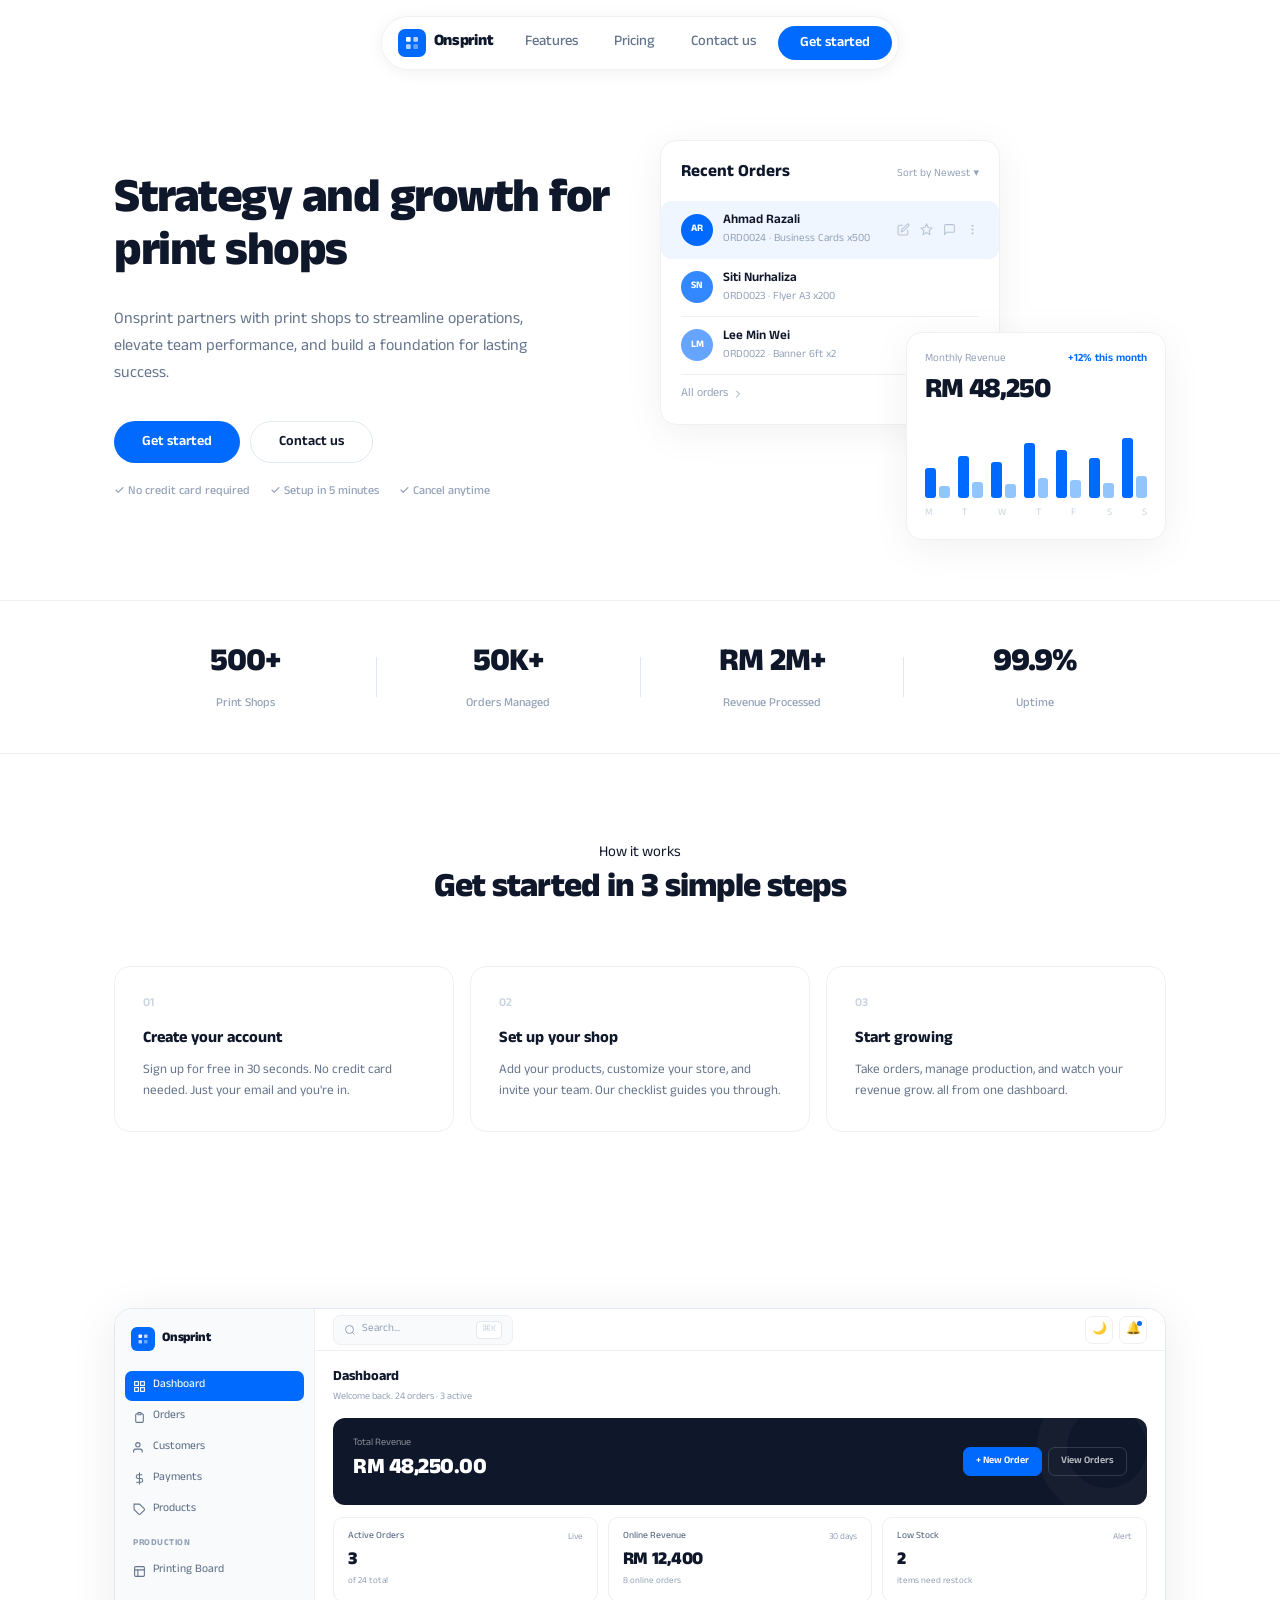
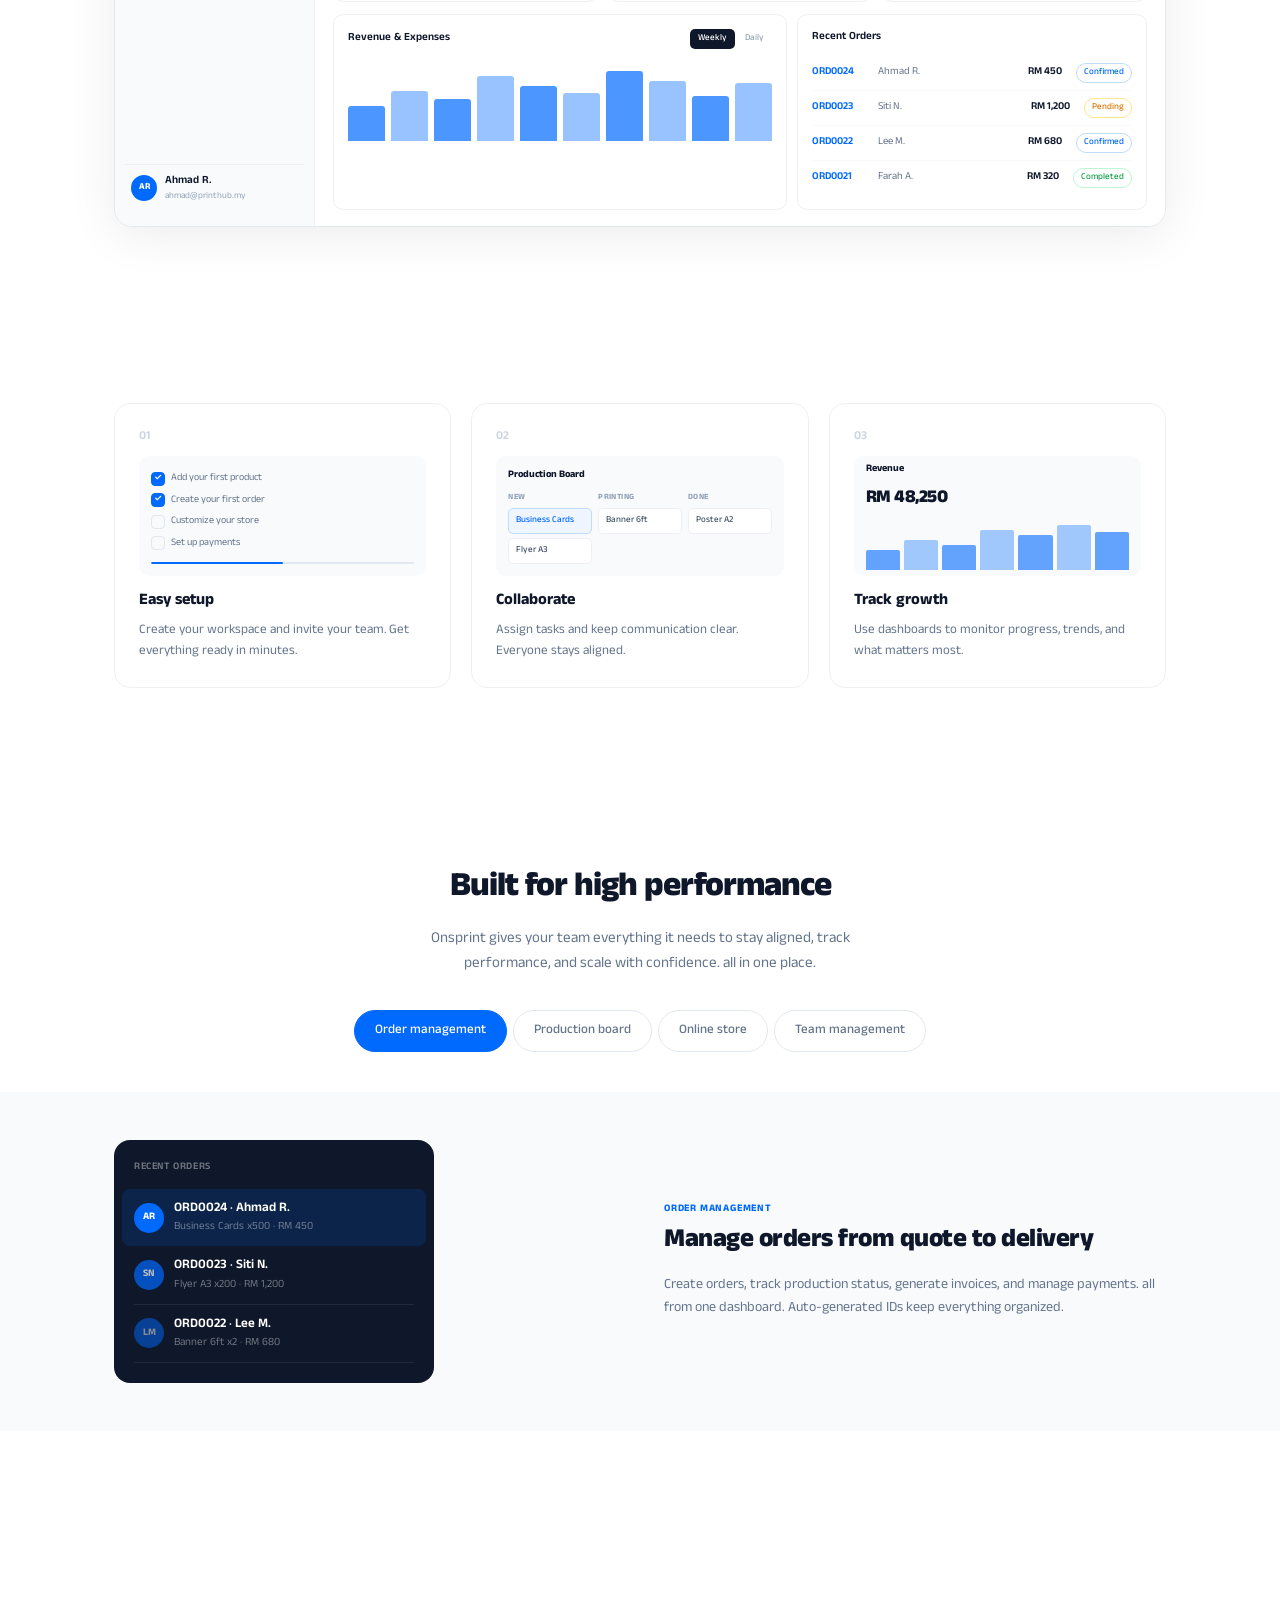
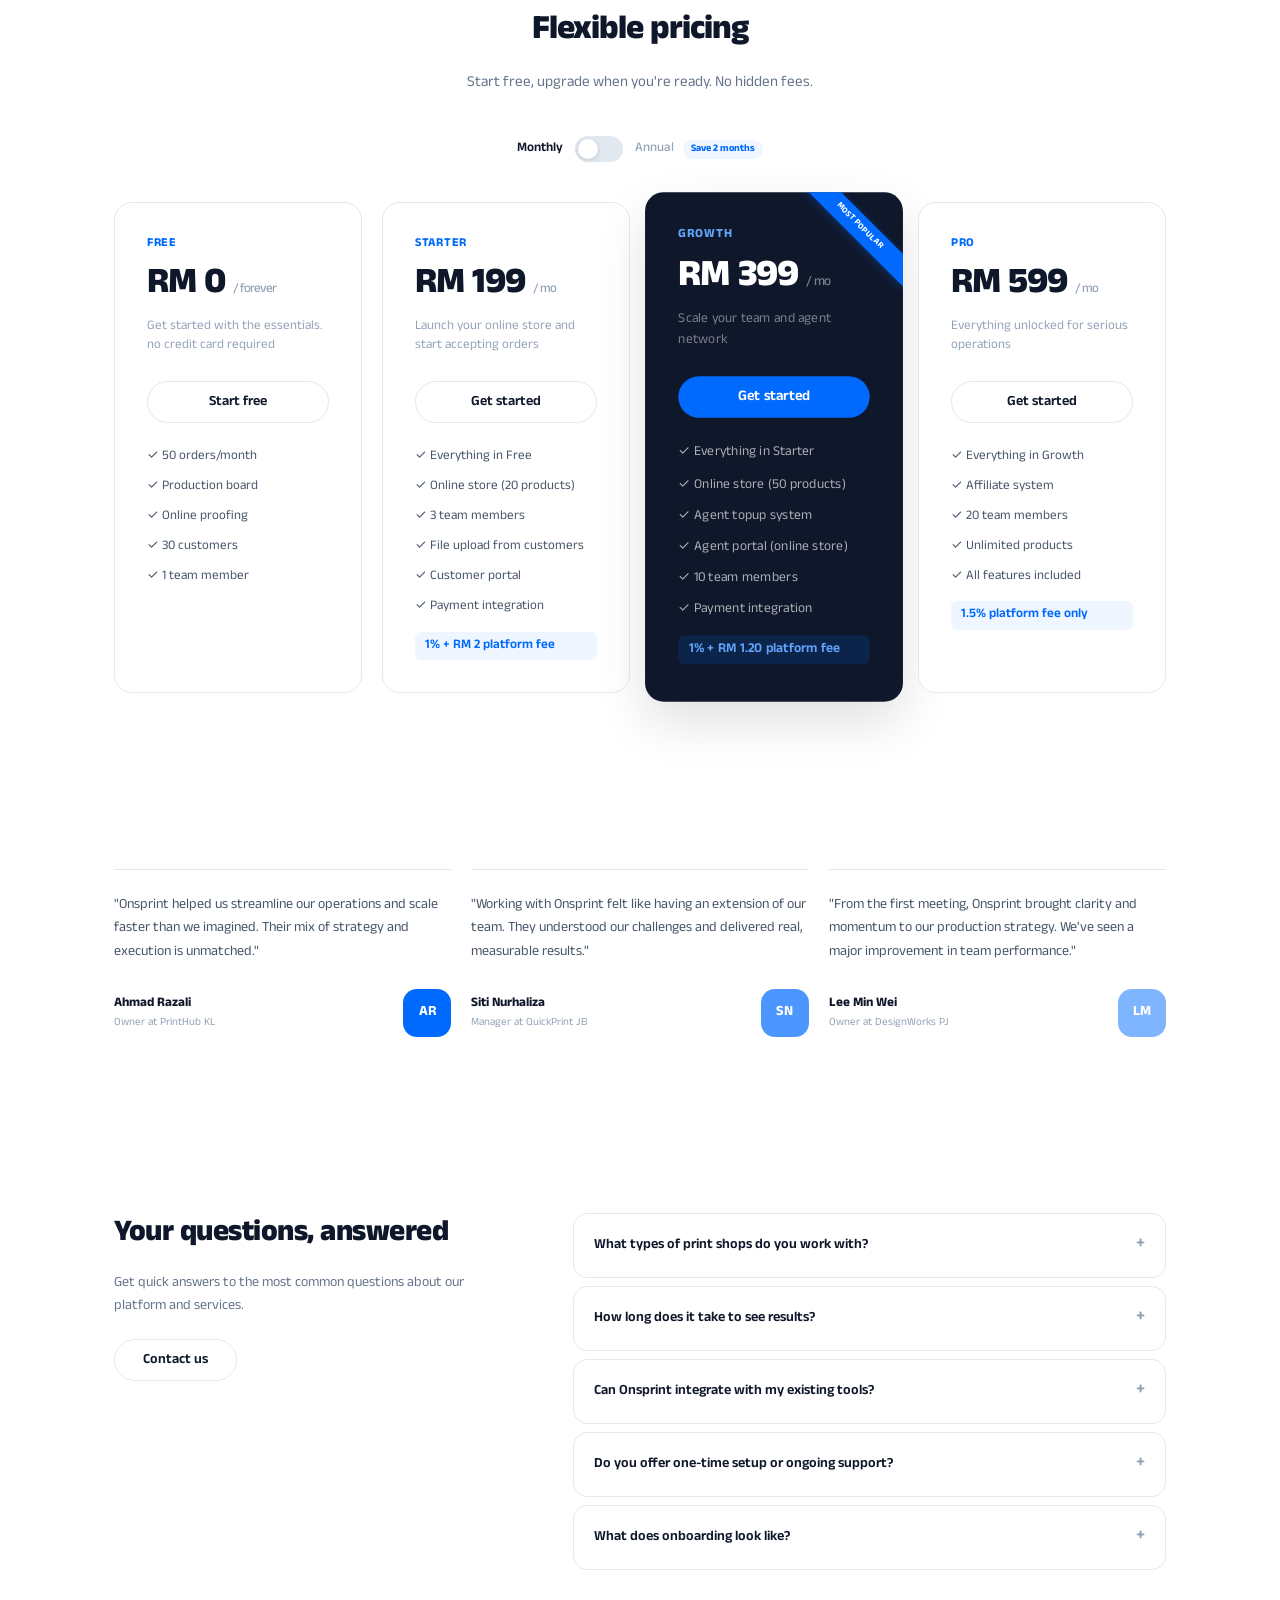
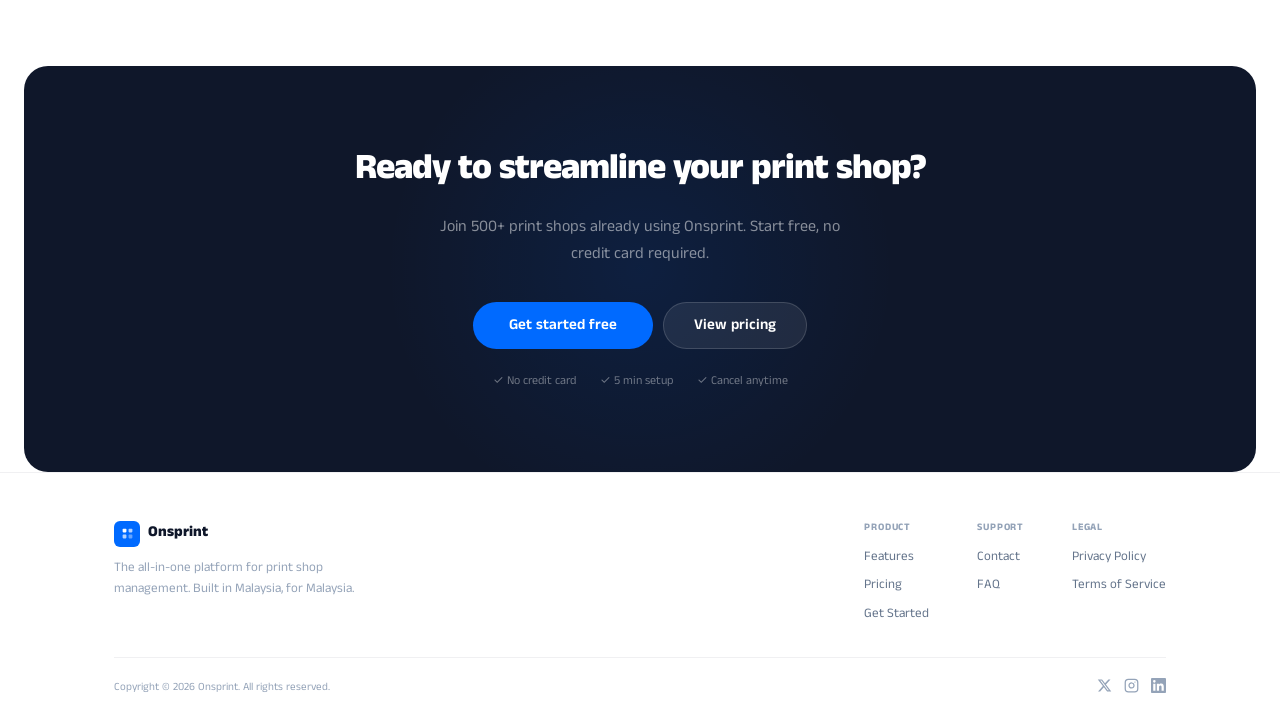
<file: index.html>
<!DOCTYPE html>
<html lang="en">
<head>
  <meta charset="UTF-8">
  <meta name="viewport" content="width=device-width, initial-scale=1.0">
  <title>Onsprint. Print Shop Management Platform</title>
  <meta name="description" content="The all-in-one platform for print shop management. Orders, production, payments, and your own online store.">
  <link rel="preconnect" href="https://fonts.googleapis.com">
  <link rel="preconnect" href="https://fonts.gstatic.com" crossorigin>
  <link href="https://fonts.googleapis.com/css2?family=Anek+Telugu:wght@100..800&family=Inter:wght@400;500;600;700;800;900&display=swap" rel="stylesheet">
  <link rel="icon" href="/favicon.svg">
  <link rel="stylesheet" href="style.css">
</head>
<body>

  <!-- ══ NAVBAR ══ -->
  <nav class="nav" id="nav">
    <div class="nav-pill">
      <a href="#" class="nav-brand">
        <div class="nav-logo-icon">
          <svg width="16" height="16" viewBox="0 0 24 24" fill="none"><rect x="3" y="3" width="7" height="7" rx="1.5" fill="white"/><rect x="14" y="3" width="7" height="7" rx="1.5" fill="white" opacity=".7"/><rect x="3" y="14" width="7" height="7" rx="1.5" fill="white" opacity=".7"/><rect x="14" y="14" width="7" height="7" rx="1.5" fill="white" opacity=".4"/></svg>
        </div>
        Onsprint
      </a>
      <div class="nav-links">
        <a href="features.html">Features</a>
        <a href="pricing.html">Pricing</a>
        <a href="contact.html">Contact us</a>
      </div>
      <a href="/register" class="nav-cta">Get started</a>
    </div>
  </nav>

  <!-- ══ HERO ══ -->
  <section class="hero">
    <div class="container hero-grid">
      <div class="hero-text">
        <h1 class="hero-title">Strategy and growth for print shops</h1>
        <p class="hero-desc">Onsprint partners with print shops to streamline operations, elevate team performance, and build a foundation for lasting success.</p>
        <div class="hero-btns">
          <a href="/register" class="btn-dark">Get started</a>
          <a href="#features" class="btn-outline-dark">Contact us</a>
        </div>
        <div class="trust-badges">
          <span class="trust-badge">✓ No credit card required</span>
          <span class="trust-badge">✓ Setup in 5 minutes</span>
          <span class="trust-badge">✓ Cancel anytime</span>
        </div>
      </div>
      <div class="hero-visual">
        <!-- Orders Card -->
        <div class="hero-card hero-card-main">
          <div class="hero-card-header">
            <span class="hero-card-title">Recent Orders</span>
            <span class="hero-card-sort">Sort by Newest ▾</span>
          </div>
          <div class="hero-card-row hero-card-row-active">
            <div class="hero-card-avatar">AR</div>
            <div class="hero-card-info">
              <div class="hero-card-name">Ahmad Razali</div>
              <div class="hero-card-company">ORD0024 · Business Cards x500</div>
            </div>
            <div class="hero-card-actions">
              <svg width="13" height="13" viewBox="0 0 24 24" fill="none" stroke="#94a3b8" stroke-width="2"><path d="M11 4H4a2 2 0 00-2 2v14a2 2 0 002 2h14a2 2 0 002-2v-7"/><path d="M18.5 2.5a2.121 2.121 0 013 3L12 15l-4 1 1-4 9.5-9.5z"/></svg>
              <svg width="13" height="13" viewBox="0 0 24 24" fill="none" stroke="#94a3b8" stroke-width="2"><polygon points="12 2 15.09 8.26 22 9.27 17 14.14 18.18 21.02 12 17.77 5.82 21.02 7 14.14 2 9.27 8.91 8.26 12 2"/></svg>
              <svg width="13" height="13" viewBox="0 0 24 24" fill="none" stroke="#94a3b8" stroke-width="2"><path d="M21 15a2 2 0 01-2 2H7l-4 4V5a2 2 0 012-2h14a2 2 0 012 2z"/></svg>
              <svg width="13" height="13" viewBox="0 0 24 24" fill="none" stroke="#94a3b8" stroke-width="2"><circle cx="12" cy="5" r="1"/><circle cx="12" cy="12" r="1"/><circle cx="12" cy="19" r="1"/></svg>
            </div>
          </div>
          <div class="hero-card-row">
            <div class="hero-card-avatar" style="opacity:.8">SN</div>
            <div class="hero-card-info">
              <div class="hero-card-name">Siti Nurhaliza</div>
              <div class="hero-card-company">ORD0023 · Flyer A3 x200</div>
            </div>
          </div>
          <div class="hero-card-row">
            <div class="hero-card-avatar" style="opacity:.6">LM</div>
            <div class="hero-card-info">
              <div class="hero-card-name">Lee Min Wei</div>
              <div class="hero-card-company">ORD0022 · Banner 6ft x2</div>
            </div>
          </div>
          <div class="hero-card-footer">
            All orders
            <svg width="12" height="12" viewBox="0 0 24 24" fill="none" stroke="#94a3b8" stroke-width="2" stroke-linecap="round" stroke-linejoin="round"><polyline points="9 18 15 12 9 6"/></svg>
          </div>
        </div>
        <!-- Revenue Mini Card -->
        <div class="hero-card hero-card-stats">
          <div class="hero-stats-header">
            <span>Monthly Revenue</span>
            <span class="hero-stats-change">+12% this month</span>
          </div>
          <div class="hero-stats-value">RM 48,250</div>
          <div class="hero-stats-chart">
            <div class="bar-group"><div class="bar bar-blue" style="height:30px"></div><div class="bar bar-light" style="height:12px"></div></div>
            <div class="bar-group"><div class="bar bar-blue" style="height:42px"></div><div class="bar bar-light" style="height:16px"></div></div>
            <div class="bar-group"><div class="bar bar-blue" style="height:36px"></div><div class="bar bar-light" style="height:14px"></div></div>
            <div class="bar-group"><div class="bar bar-blue" style="height:55px"></div><div class="bar bar-light" style="height:20px"></div></div>
            <div class="bar-group"><div class="bar bar-blue" style="height:48px"></div><div class="bar bar-light" style="height:18px"></div></div>
            <div class="bar-group"><div class="bar bar-blue" style="height:40px"></div><div class="bar bar-light" style="height:15px"></div></div>
            <div class="bar-group"><div class="bar bar-blue" style="height:60px"></div><div class="bar bar-light" style="height:22px"></div></div>
          </div>
          <div class="hero-stats-days">
            <span>M</span><span>T</span><span>W</span><span>T</span><span>F</span><span>S</span><span>S</span>
          </div>
        </div>
      </div>
    </div>
  </section>


  <!-- ══ STATS BAR ══ -->
  <section class="stats-bar">
    <div class="container">
      <div class="stats-grid">
        <div class="stats-item reveal">
          <div class="stats-number">500+</div>
          <div class="stats-label">Print Shops</div>
        </div>
        <div class="stats-divider"></div>
        <div class="stats-item reveal">
          <div class="stats-number">50K+</div>
          <div class="stats-label">Orders Managed</div>
        </div>
        <div class="stats-divider"></div>
        <div class="stats-item reveal">
          <div class="stats-number">RM 2M+</div>
          <div class="stats-label">Revenue Processed</div>
        </div>
        <div class="stats-divider"></div>
        <div class="stats-item reveal">
          <div class="stats-number">99.9%</div>
          <div class="stats-label">Uptime</div>
        </div>
      </div>
    </div>
  </section>

  <!-- ══ HOW IT WORKS ══ -->
  <section class="section">
    <div class="container" style="text-align:center">
      <div class="reveal">
        <span class="tag">How it works</span>
        <h2 class="section-heading" style="margin-bottom:48px">Get started in 3 simple steps</h2>
      </div>
      <div class="steps-cards">
        <div class="step-card reveal">
          <div class="step-card-num">01</div>
          <h3 class="step-card-title">Create your account</h3>
          <p class="step-card-desc">Sign up for free in 30 seconds. No credit card needed. Just your email and you're in.</p>
        </div>
        <div class="step-card reveal">
          <div class="step-card-num">02</div>
          <h3 class="step-card-title">Set up your shop</h3>
          <p class="step-card-desc">Add your products, customize your store, and invite your team. Our checklist guides you through.</p>
        </div>
        <div class="step-card reveal">
          <div class="step-card-num">03</div>
          <h3 class="step-card-title">Start growing</h3>
          <p class="step-card-desc">Take orders, manage production, and watch your revenue grow. all from one dashboard.</p>
        </div>
      </div>
    </div>
  </section>

  <!-- ══ APP PREVIEW (Full Dashboard Mockup) ══ -->
  <section class="section" id="features">
    <div class="container">
      <div class="reveal">
        <div class="dashboard-mockup reveal-scale">
          <!-- Sidebar -->
          <div class="dm-sidebar">
            <div class="dm-sidebar-brand">
              <div class="dm-sidebar-logo">
                <svg width="12" height="12" viewBox="0 0 24 24" fill="none"><rect x="3" y="3" width="7" height="7" rx="1.5" fill="white"/><rect x="14" y="3" width="7" height="7" rx="1.5" fill="white" opacity=".7"/><rect x="3" y="14" width="7" height="7" rx="1.5" fill="white" opacity=".7"/><rect x="14" y="14" width="7" height="7" rx="1.5" fill="white" opacity=".4"/></svg>
              </div>
              <span>Onsprint</span>
            </div>
            <div class="dm-sidebar-nav">
              <div class="dm-nav-item active">
                <svg width="13" height="13" viewBox="0 0 24 24" fill="none" stroke="currentColor" stroke-width="2"><rect x="3" y="3" width="7" height="7"/><rect x="14" y="3" width="7" height="7"/><rect x="3" y="14" width="7" height="7"/><rect x="14" y="14" width="7" height="7"/></svg>
                Dashboard
              </div>
              <div class="dm-nav-item">
                <svg width="13" height="13" viewBox="0 0 24 24" fill="none" stroke="currentColor" stroke-width="2"><path d="M9 5H7a2 2 0 00-2 2v12a2 2 0 002 2h10a2 2 0 002-2V7a2 2 0 00-2-2h-2"/><rect x="9" y="3" width="6" height="4" rx="1"/></svg>
                Orders
              </div>
              <div class="dm-nav-item">
                <svg width="13" height="13" viewBox="0 0 24 24" fill="none" stroke="currentColor" stroke-width="2"><path d="M17 21v-2a4 4 0 00-4-4H5a4 4 0 00-4 4v2"/><circle cx="9" cy="7" r="4"/></svg>
                Customers
              </div>
              <div class="dm-nav-item">
                <svg width="13" height="13" viewBox="0 0 24 24" fill="none" stroke="currentColor" stroke-width="2"><line x1="12" y1="1" x2="12" y2="23"/><path d="M17 5H9.5a3.5 3.5 0 000 7h5a3.5 3.5 0 010 7H6"/></svg>
                Payments
              </div>
              <div class="dm-nav-item">
                <svg width="13" height="13" viewBox="0 0 24 24" fill="none" stroke="currentColor" stroke-width="2"><path d="M20.59 13.41l-7.17 7.17a2 2 0 01-2.83 0L2 12V2h10l8.59 8.59a2 2 0 010 2.82z"/></svg>
                Products
              </div>
              <div class="dm-nav-section">Production</div>
              <div class="dm-nav-item">
                <svg width="13" height="13" viewBox="0 0 24 24" fill="none" stroke="currentColor" stroke-width="2"><rect x="3" y="3" width="18" height="18" rx="2"/><path d="M3 9h18M9 21V9"/></svg>
                Printing Board
              </div>
            </div>
            <div class="dm-sidebar-user">
              <div class="dm-sidebar-avatar">AR</div>
              <div>
                <div class="dm-sidebar-username">Ahmad R.</div>
                <div class="dm-sidebar-email">ahmad@printhub.my</div>
              </div>
            </div>
          </div>
          <!-- Main Content -->
          <div class="dm-main">
            <!-- Topbar -->
            <div class="dm-topbar">
              <div class="dm-search">
                <svg width="12" height="12" viewBox="0 0 24 24" fill="none" stroke="#94a3b8" stroke-width="2"><circle cx="11" cy="11" r="8"/><line x1="21" y1="21" x2="16.65" y2="16.65"/></svg>
                <span>Search...</span>
                <span class="dm-search-kbd">⌘K</span>
              </div>
              <div class="dm-topbar-right">
                <div class="dm-topbar-icon">🌙</div>
                <div class="dm-topbar-icon">🔔<span class="dm-notif-dot"></span></div>
              </div>
            </div>
            <!-- Page Header -->
            <div class="dm-page">
              <div class="dm-page-header">
                <div>
                  <div class="dm-page-title">Dashboard</div>
                  <div class="dm-page-sub">Welcome back. 24 orders · 3 active</div>
                </div>
              </div>
              <!-- Hero Card -->
              <div class="dm-hero-card">
                <div class="dm-hero-left">
                  <div class="dm-hero-label">Total Revenue</div>
                  <div class="dm-hero-amount">RM 48,250.00</div>
                </div>
                <div class="dm-hero-actions">
                  <button class="dm-hero-btn primary">+ New Order</button>
                  <button class="dm-hero-btn">View Orders</button>
                </div>
              </div>
              <!-- Stat Cards -->
              <div class="dm-stat-grid">
                <div class="dm-stat">
                  <div class="dm-stat-header">
                    <span class="dm-stat-label">Active Orders</span>
                    <span class="dm-stat-period">Live</span>
                  </div>
                  <div class="dm-stat-value">3</div>
                  <div class="dm-stat-sub">of 24 total</div>
                </div>
                <div class="dm-stat">
                  <div class="dm-stat-header">
                    <span class="dm-stat-label">Online Revenue</span>
                    <span class="dm-stat-period">30 days</span>
                  </div>
                  <div class="dm-stat-value">RM 12,400</div>
                  <div class="dm-stat-sub">8 online orders</div>
                </div>
                <div class="dm-stat">
                  <div class="dm-stat-header">
                    <span class="dm-stat-label">Low Stock</span>
                    <span class="dm-stat-period">Alert</span>
                  </div>
                  <div class="dm-stat-value">2</div>
                  <div class="dm-stat-sub">items need restock</div>
                </div>
              </div>
              <!-- Chart + Recent Orders -->
              <div class="dm-bottom-grid">
                <div class="dm-chart-card">
                  <div class="dm-chart-header">
                    <span>Revenue & Expenses</span>
                    <span class="dm-chart-tabs">
                      <span class="dm-chart-tab active">Weekly</span>
                      <span class="dm-chart-tab">Daily</span>
                    </span>
                  </div>
                  <div class="dm-chart-bars">
                    <div class="dm-bar" style="height:35px"></div>
                    <div class="dm-bar" style="height:50px"></div>
                    <div class="dm-bar" style="height:42px"></div>
                    <div class="dm-bar" style="height:65px"></div>
                    <div class="dm-bar" style="height:55px"></div>
                    <div class="dm-bar" style="height:48px"></div>
                    <div class="dm-bar" style="height:70px"></div>
                    <div class="dm-bar" style="height:60px"></div>
                    <div class="dm-bar" style="height:45px"></div>
                    <div class="dm-bar" style="height:58px"></div>
                  </div>
                </div>
                <div class="dm-orders-card">
                  <div class="dm-orders-header">Recent Orders</div>
                  <div class="dm-order-row">
                    <div class="dm-order-id">ORD0024</div>
                    <div class="dm-order-customer">Ahmad R.</div>
                    <div class="dm-order-amount">RM 450</div>
                    <span class="dm-badge blue">Confirmed</span>
                  </div>
                  <div class="dm-order-row">
                    <div class="dm-order-id">ORD0023</div>
                    <div class="dm-order-customer">Siti N.</div>
                    <div class="dm-order-amount">RM 1,200</div>
                    <span class="dm-badge amber">Pending</span>
                  </div>
                  <div class="dm-order-row">
                    <div class="dm-order-id">ORD0022</div>
                    <div class="dm-order-customer">Lee M.</div>
                    <div class="dm-order-amount">RM 680</div>
                    <span class="dm-badge blue">Confirmed</span>
                  </div>
                  <div class="dm-order-row">
                    <div class="dm-order-id">ORD0021</div>
                    <div class="dm-order-customer">Farah A.</div>
                    <div class="dm-order-amount">RM 320</div>
                    <span class="dm-badge green">Completed</span>
                  </div>
                </div>
              </div>
            </div>
          </div>
        </div>
      </div>
    </div>
  </section>

  <!-- ══ NUMBERED FEATURES ══ -->
  <section class="section">
    <div class="container">
      <div class="num-grid">
        <!-- 01 - Onboarding mockup -->
        <div class="num-item reveal">
          <div class="num-label">01</div>
          <div class="num-img">
            <div class="num-mini-app">
              <div class="num-mini-row"><span class="num-mini-check done"></span><span>Add your first product</span></div>
              <div class="num-mini-row"><span class="num-mini-check done"></span><span>Create your first order</span></div>
              <div class="num-mini-row"><span class="num-mini-check"></span><span>Customize your store</span></div>
              <div class="num-mini-row"><span class="num-mini-check"></span><span>Set up payments</span></div>
              <div class="num-mini-progress"><div class="num-mini-progress-bar" style="width:50%"></div></div>
            </div>
          </div>
          <h3 class="num-title">Easy setup</h3>
          <p class="num-desc">Create your workspace and invite your team. Get everything ready in minutes.</p>
        </div>
        <!-- 02 - Kanban mockup -->
        <div class="num-item reveal">
          <div class="num-label">02</div>
          <div class="num-img">
            <div class="num-mini-app">
              <div class="num-mini-header">Production Board</div>
              <div class="num-mini-cols">
                <div class="num-mini-col">
                  <div class="num-mini-col-h">New</div>
                  <div class="num-mini-card accent">Business Cards</div>
                  <div class="num-mini-card">Flyer A3</div>
                </div>
                <div class="num-mini-col">
                  <div class="num-mini-col-h">Printing</div>
                  <div class="num-mini-card">Banner 6ft</div>
                </div>
                <div class="num-mini-col">
                  <div class="num-mini-col-h">Done</div>
                  <div class="num-mini-card">Poster A2</div>
                </div>
              </div>
            </div>
          </div>
          <h3 class="num-title">Collaborate</h3>
          <p class="num-desc">Assign tasks and keep communication clear. Everyone stays aligned.</p>
        </div>
        <!-- 03 - Analytics mockup -->
        <div class="num-item reveal">
          <div class="num-label">03</div>
          <div class="num-img">
            <div class="num-mini-app">
              <div class="num-mini-header">Revenue</div>
              <div class="num-mini-amount">RM 48,250</div>
              <div class="num-mini-bars">
                <div class="num-mini-bar" style="height:20px"></div>
                <div class="num-mini-bar" style="height:30px"></div>
                <div class="num-mini-bar" style="height:25px"></div>
                <div class="num-mini-bar" style="height:40px"></div>
                <div class="num-mini-bar" style="height:35px"></div>
                <div class="num-mini-bar" style="height:45px"></div>
                <div class="num-mini-bar" style="height:38px"></div>
              </div>
            </div>
          </div>
          <h3 class="num-title">Track growth</h3>
          <p class="num-desc">Use dashboards to monitor progress, trends, and what matters most.</p>
        </div>
      </div>
    </div>
  </section>

  <!-- ══ BUILT FOR HIGH PERFORMANCE ══ -->
  <section class="section">
    <div class="container" style="text-align:center">
      <h2 class="perf-title reveal">Built for high performance</h2>
      <p class="perf-subtitle reveal">Onsprint gives your team everything it needs to stay aligned, track performance, and scale with confidence. all in one place.</p>
      <!-- Tab pills -->
      <div class="perf-tabs reveal">
        <button class="perf-tab active" data-tab="portal">Order management</button>
        <button class="perf-tab" data-tab="api">Production board</button>
        <button class="perf-tab" data-tab="workflow">Online store</button>
        <button class="perf-tab" data-tab="team">Team management</button>
      </div>
    </div>
    <!-- Feature Details (one per tab) -->
    <div class="perf-detail">
      <div class="container">
        <!-- Order Management -->
        <div class="perf-detail-grid reveal perf-panel active" data-panel="portal">
          <div class="perf-detail-card">
            <div class="perf-detail-card-header">Recent Orders</div>
            <div class="perf-detail-card-row active">
              <div class="perf-detail-avatar">AR</div>
              <div>
                <div class="perf-detail-name">ORD0024 · Ahmad R.</div>
                <div class="perf-detail-sub">Business Cards x500 · RM 450</div>
              </div>
            </div>
            <div class="perf-detail-card-row">
              <div class="perf-detail-avatar" style="opacity:.7">SN</div>
              <div>
                <div class="perf-detail-name">ORD0023 · Siti N.</div>
                <div class="perf-detail-sub">Flyer A3 x200 · RM 1,200</div>
              </div>
            </div>
            <div class="perf-detail-card-row">
              <div class="perf-detail-avatar" style="opacity:.5">LM</div>
              <div>
                <div class="perf-detail-name">ORD0022 · Lee M.</div>
                <div class="perf-detail-sub">Banner 6ft x2 · RM 680</div>
              </div>
            </div>
          </div>
          <div class="perf-detail-text">
            <div class="perf-detail-label">ORDER MANAGEMENT</div>
            <h3 class="perf-detail-heading">Manage orders from quote to delivery</h3>
            <p class="perf-detail-desc">Create orders, track production status, generate invoices, and manage payments. all from one dashboard. Auto-generated IDs keep everything organized.</p>
          </div>
        </div>
        <!-- Production Board -->
        <div class="perf-detail-grid perf-panel" data-panel="api">
          <div class="perf-detail-card">
            <div class="perf-detail-card-header">Production Board</div>
            <div class="perf-detail-card-row active">
              <div class="perf-detail-avatar">01</div>
              <div>
                <div class="perf-detail-name">Business Cards x500</div>
                <div class="perf-detail-sub">Artwork Checking → Printing</div>
              </div>
            </div>
            <div class="perf-detail-card-row">
              <div class="perf-detail-avatar" style="opacity:.7">02</div>
              <div>
                <div class="perf-detail-name">Flyer A3 x200</div>
                <div class="perf-detail-sub">Ready to Print</div>
              </div>
            </div>
            <div class="perf-detail-card-row">
              <div class="perf-detail-avatar" style="opacity:.5">03</div>
              <div>
                <div class="perf-detail-name">Banner 6ft x2</div>
                <div class="perf-detail-sub">QC → Ready to Pickup</div>
              </div>
            </div>
          </div>
          <div class="perf-detail-text">
            <div class="perf-detail-label">PRODUCTION BOARD</div>
            <h3 class="perf-detail-heading">Track every job through your pipeline</h3>
            <p class="perf-detail-desc">Kanban-style board with 12 production stages. Drag cards from artwork checking to delivery. Your team always knows what's next.</p>
          </div>
        </div>
        <!-- Online Store -->
        <div class="perf-detail-grid perf-panel" data-panel="workflow">
          <div class="perf-detail-card">
            <div class="perf-detail-card-header">Store Analytics</div>
            <div class="perf-detail-card-row active">
              <div class="perf-detail-avatar">📊</div>
              <div>
                <div class="perf-detail-name">Online Orders Today</div>
                <div class="perf-detail-sub">12 orders · RM 3,400</div>
              </div>
            </div>
            <div class="perf-detail-card-row">
              <div class="perf-detail-avatar" style="opacity:.7;font-size:14px">👥</div>
              <div>
                <div class="perf-detail-name">Store Visitors</div>
                <div class="perf-detail-sub">89 today · 340 this week</div>
              </div>
            </div>
            <div class="perf-detail-card-row">
              <div class="perf-detail-avatar" style="opacity:.5;font-size:14px">🛒</div>
              <div>
                <div class="perf-detail-name">Cart Conversion</div>
                <div class="perf-detail-sub">68% checkout rate</div>
              </div>
            </div>
          </div>
          <div class="perf-detail-text">
            <div class="perf-detail-label">ONLINE STORE</div>
            <h3 class="perf-detail-heading">Your own branded storefront</h3>
            <p class="perf-detail-desc">Customers browse products, upload artwork, and place orders 24/7. Fully customizable with your logo, colors, and domain.</p>
          </div>
        </div>
        <!-- Team Management -->
        <div class="perf-detail-grid perf-panel" data-panel="team">
          <div class="perf-detail-card">
            <div class="perf-detail-card-header">Team Members</div>
            <div class="perf-detail-card-row active">
              <div class="perf-detail-avatar">AR</div>
              <div>
                <div class="perf-detail-name">Ahmad R. · Owner</div>
                <div class="perf-detail-sub">Full access</div>
              </div>
            </div>
            <div class="perf-detail-card-row">
              <div class="perf-detail-avatar" style="opacity:.7">FK</div>
              <div>
                <div class="perf-detail-name">Farah K. · Designer</div>
                <div class="perf-detail-sub">Orders, Production</div>
              </div>
            </div>
            <div class="perf-detail-card-row">
              <div class="perf-detail-avatar" style="opacity:.5">DL</div>
              <div>
                <div class="perf-detail-name">Daniel L. · Operator</div>
                <div class="perf-detail-sub">Production only</div>
              </div>
            </div>
          </div>
          <div class="perf-detail-text">
            <div class="perf-detail-label">TEAM MANAGEMENT</div>
            <h3 class="perf-detail-heading">Role-based access for your team</h3>
            <p class="perf-detail-desc">Invite team members and assign permissions. Each person sees only what they need. designers see artwork, operators see production, owners see everything.</p>
          </div>
        </div>
      </div>
    </div>
  </section>

  <!-- ══ PRICING ══ -->
  <section class="section" id="pricing">
    <div class="container" style="text-align:center">
      <div class="reveal">
        <h2 class="section-heading">Flexible pricing</h2>
        <p class="section-sub">Start free, upgrade when you're ready. No hidden fees.</p>
        <!-- Billing toggle -->
        <div class="billing-toggle">
          <span class="billing-label" id="billing-monthly-label">Monthly</span>
          <button class="billing-switch" id="billing-switch" onclick="toggleBilling()">
            <span class="billing-knob"></span>
          </button>
          <span class="billing-label" id="billing-annual-label">Annual <span class="billing-save">Save 2 months</span></span>
        </div>
      </div>
      <div class="price-grid price-grid-4 reveal-scale">
        <!-- Free -->
        <div class="price-card">
          <div class="price-card-name">Free</div>
          <div class="price-card-amount" data-monthly="RM 0" data-annual="RM 0" data-monthly-sub="/ forever" data-annual-sub="/ forever">RM 0 <span>/ forever</span></div>
          <p class="price-card-desc">Get started with the essentials. no credit card required</p>
          <a href="/register" class="btn-outline-dark btn-full">Start free</a>
          <ul class="price-card-list">
            <li>✓ 50 orders/month</li>
            <li>✓ Production board</li>
            <li>✓ Online proofing</li>
            <li>✓ 30 customers</li>
            <li>✓ 1 team member</li>
          </ul>
        </div>
        <!-- Starter -->
        <div class="price-card">
          <div class="price-card-name">Starter</div>
          <div class="price-card-amount" data-monthly="RM 199" data-annual="RM 166" data-annual-total="RM 1,990" data-monthly-sub="/ mo" data-annual-sub="/ mo">RM 199 <span>/ mo</span></div>
          <p class="price-card-desc">Launch your online store and start accepting orders</p>
          <a href="/register" class="btn-outline-dark btn-full">Get started</a>
          <ul class="price-card-list">
            <li>✓ Everything in Free</li>
            <li>✓ Online store (20 products)</li>
            <li>✓ 3 team members</li>
            <li>✓ File upload from customers</li>
            <li>✓ Customer portal</li>
            <li>✓ Payment integration</li>
            <li class="price-card-fee">1% + RM 2 platform fee</li>
          </ul>
        </div>
        <!-- Growth -->
        <div class="price-card price-card-popular">
          <div class="price-card-badge">MOST POPULAR</div>
          <div class="price-card-name" style="color:#60a5fa">Growth</div>
          <div class="price-card-amount" data-monthly="RM 399" data-annual="RM 332" data-annual-total="RM 3,990" data-monthly-sub="/ mo" data-annual-sub="/ mo">RM 399 <span>/ mo</span></div>
          <p class="price-card-desc">Scale your team and agent network</p>
          <a href="/register" class="btn-dark btn-full">Get started</a>
          <ul class="price-card-list">
            <li>✓ Everything in Starter</li>
            <li>✓ Online store (50 products)</li>
            <li>✓ Agent topup system</li>
            <li>✓ Agent portal (online store)</li>
            <li>✓ 10 team members</li>
            <li>✓ Payment integration</li>
            <li class="price-card-fee">1% + RM 1.20 platform fee</li>
          </ul>
        </div>
        <!-- Pro -->
        <div class="price-card">
          <div class="price-card-name">Pro</div>
          <div class="price-card-amount" data-monthly="RM 599" data-annual="RM 499" data-annual-total="RM 5,990" data-monthly-sub="/ mo" data-annual-sub="/ mo">RM 599 <span>/ mo</span></div>
          <p class="price-card-desc">Everything unlocked for serious operations</p>
          <a href="/register" class="btn-outline-dark btn-full">Get started</a>
          <ul class="price-card-list">
            <li>✓ Everything in Growth</li>
            <li>✓ Affiliate system</li>
            <li>✓ 20 team members</li>
            <li>✓ Unlimited products</li>
            <li>✓ All features included</li>
            <li class="price-card-fee">1.5% platform fee only</li>
          </ul>
        </div>
      </div>
    </div>
  </section>


  <!-- ══ TESTIMONIALS ══ -->
  <section class="section">
    <div class="container">
      <div class="testi-grid">
        <div class="testi-item reveal">
          <p class="testi-text">"Onsprint helped us streamline our operations and scale faster than we imagined. Their mix of strategy and execution is unmatched."</p>
          <div class="testi-author">
            <div class="testi-info">
              <div class="testi-name">Ahmad Razali</div>
              <div class="testi-role">Owner at PrintHub KL</div>
            </div>
            <div class="testi-avatar" style="background:#006AFF">AR</div>
          </div>
        </div>
        <div class="testi-item reveal">
          <p class="testi-text">"Working with Onsprint felt like having an extension of our team. They understood our challenges and delivered real, measurable results."</p>
          <div class="testi-author">
            <div class="testi-info">
              <div class="testi-name">Siti Nurhaliza</div>
              <div class="testi-role">Manager at QuickPrint JB</div>
            </div>
            <div class="testi-avatar" style="background:#006AFF;opacity:.7">SN</div>
          </div>
        </div>
        <div class="testi-item reveal">
          <p class="testi-text">"From the first meeting, Onsprint brought clarity and momentum to our production strategy. We've seen a major improvement in team performance."</p>
          <div class="testi-author">
            <div class="testi-info">
              <div class="testi-name">Lee Min Wei</div>
              <div class="testi-role">Owner at DesignWorks PJ</div>
            </div>
            <div class="testi-avatar" style="background:#006AFF;opacity:.5">LM</div>
          </div>
        </div>
      </div>
    </div>
  </section>

  <!-- ══ FAQ ══ -->
  <section class="section" id="faq">
    <div class="container">
      <div class="faq-grid">
        <div class="faq-left reveal">
          <h2 class="faq-title">Your questions, answered</h2>
          <p class="faq-desc">Get quick answers to the most common questions about our platform and services.</p>
          <a href="#" class="btn-outline-dark" style="margin-top:20px">Contact us</a>
        </div>
        <div class="faq-right reveal">
          <div class="faq-item">
            <button class="faq-q">What types of print shops do you work with? <span class="faq-icon">+</span></button>
            <div class="faq-a"><p>We work with all types. digital printing, offset, large format, apparel, and packaging. Whether you're a one-person shop or a multi-branch operation.</p></div>
          </div>
          <div class="faq-item">
            <button class="faq-q">How long does it take to see results? <span class="faq-icon">+</span></button>
            <div class="faq-a"><p>Most shops see a noticeable improvement within 2 to 3 weeks. Full onboarding takes about 30 minutes.</p></div>
          </div>
          <div class="faq-item">
            <button class="faq-q">Can Onsprint integrate with my existing tools? <span class="faq-icon">+</span></button>
            <div class="faq-a"><p>Yes. We integrate with Stripe for card payments, Billplz for FPX bank transfers, and Google for sign-in. More integrations are coming soon.</p></div>
          </div>
          <div class="faq-item">
            <button class="faq-q">Do you offer one-time setup or ongoing support? <span class="faq-icon">+</span></button>
            <div class="faq-a"><p>Both! You can use Onsprint as a self-serve platform or get ongoing support from our team.</p></div>
          </div>
          <div class="faq-item">
            <button class="faq-q">What does onboarding look like? <span class="faq-icon">+</span></button>
            <div class="faq-a"><p>We guide you through product setup, importing data, inviting your team, and customizing your online store. Most shops are live within an hour.</p></div>
          </div>
        </div>
      </div>
    </div>
  </section>

  <!-- ══ CTA ══ -->
  <section class="cta-section" id="contact">
    <div class="container" style="text-align:center;position:relative;z-index:1">
      <div class="reveal">
        <h2 class="cta-heading">Ready to streamline your print shop?</h2>
        <p class="cta-sub">Join 500+ print shops already using Onsprint. Start free, no credit card required.</p>
        <div class="cta-actions">
          <a href="/register" class="btn-cta-primary">Get started free</a>
          <a href="pricing.html" class="btn-cta-secondary">View pricing</a>
        </div>
        <div class="cta-trust">
          <span>✓ No credit card</span>
          <span>✓ 5 min setup</span>
          <span>✓ Cancel anytime</span>
        </div>
      </div>
    </div>
  </section>

  <!-- ══ FOOTER ══ -->
  <footer class="footer-new">
    <div class="container">
      <div class="footer-new-top">
        <div class="footer-new-brand">
          <div style="display:flex;align-items:center;gap:8px;margin-bottom:12px">
            <div class="nav-logo-icon" style="width:26px;height:26px;border-radius:6px">
              <svg width="13" height="13" viewBox="0 0 24 24" fill="none"><rect x="3" y="3" width="7" height="7" rx="1.5" fill="white"/><rect x="14" y="3" width="7" height="7" rx="1.5" fill="white" opacity=".7"/><rect x="3" y="14" width="7" height="7" rx="1.5" fill="white" opacity=".7"/><rect x="14" y="14" width="7" height="7" rx="1.5" fill="white" opacity=".4"/></svg>
            </div>
            <span style="font-size:15px;font-weight:800">Onsprint</span>
          </div>
          <p style="font-size:13px;color:#94a3b8;line-height:1.65;max-width:280px">The all-in-one platform for print shop management. Built in Malaysia, for Malaysia.</p>
        </div>
        <div class="footer-new-links">
          <div class="footer-new-col">
            <div class="footer-new-col-title">Product</div>
            <a href="features.html">Features</a>
            <a href="pricing.html">Pricing</a>
            <a href="/register">Get Started</a>
          </div>
          <div class="footer-new-col">
            <div class="footer-new-col-title">Support</div>
            <a href="contact.html">Contact</a>
            <a href="pricing.html#faq">FAQ</a>
          </div>
          <div class="footer-new-col">
            <div class="footer-new-col-title">Legal</div>
            <a href="#">Privacy Policy</a>
            <a href="#">Terms of Service</a>
          </div>
        </div>
      </div>
      <div class="footer-new-bottom">
        <span>Copyright &copy; 2026 Onsprint. All rights reserved.</span>
        <div class="footer-new-socials">
          <a href="#" aria-label="Twitter"><svg width="15" height="15" viewBox="0 0 24 24" fill="currentColor"><path d="M18.244 2.25h3.308l-7.227 8.26 8.502 11.24H16.17l-5.214-6.817L4.99 21.75H1.68l7.73-8.835L1.254 2.25H8.08l4.713 6.231zm-1.161 17.52h1.833L7.084 4.126H5.117z"/></svg></a>
          <a href="#" aria-label="Instagram"><svg width="15" height="15" viewBox="0 0 24 24" fill="none" stroke="currentColor" stroke-width="2" stroke-linecap="round" stroke-linejoin="round"><rect x="2" y="2" width="20" height="20" rx="5" ry="5"/><path d="M16 11.37A4 4 0 1112.63 8 4 4 0 0116 11.37z"/><line x1="17.5" y1="6.5" x2="17.51" y2="6.5"/></svg></a>
          <a href="#" aria-label="LinkedIn"><svg width="15" height="15" viewBox="0 0 24 24" fill="currentColor"><path d="M20.447 20.452h-3.554v-5.569c0-1.328-.027-3.037-1.852-3.037-1.853 0-2.136 1.445-2.136 2.939v5.667H9.351V9h3.414v1.561h.046c.477-.9 1.637-1.85 3.37-1.85 3.601 0 4.267 2.37 4.267 5.455v6.286zM5.337 7.433a2.062 2.062 0 01-2.063-2.065 2.064 2.064 0 112.063 2.065zm1.782 13.019H3.555V9h3.564v11.452zM22.225 0H1.771C.792 0 0 .774 0 1.729v20.542C0 23.227.792 24 1.771 24h20.451C23.2 24 24 23.227 24 22.271V1.729C24 .774 23.2 0 22.222 0h.003z"/></svg></a>
        </div>
      </div>
    </div>
  </footer>

  <script src="script.js"></script>
</body>
</html>
</file>
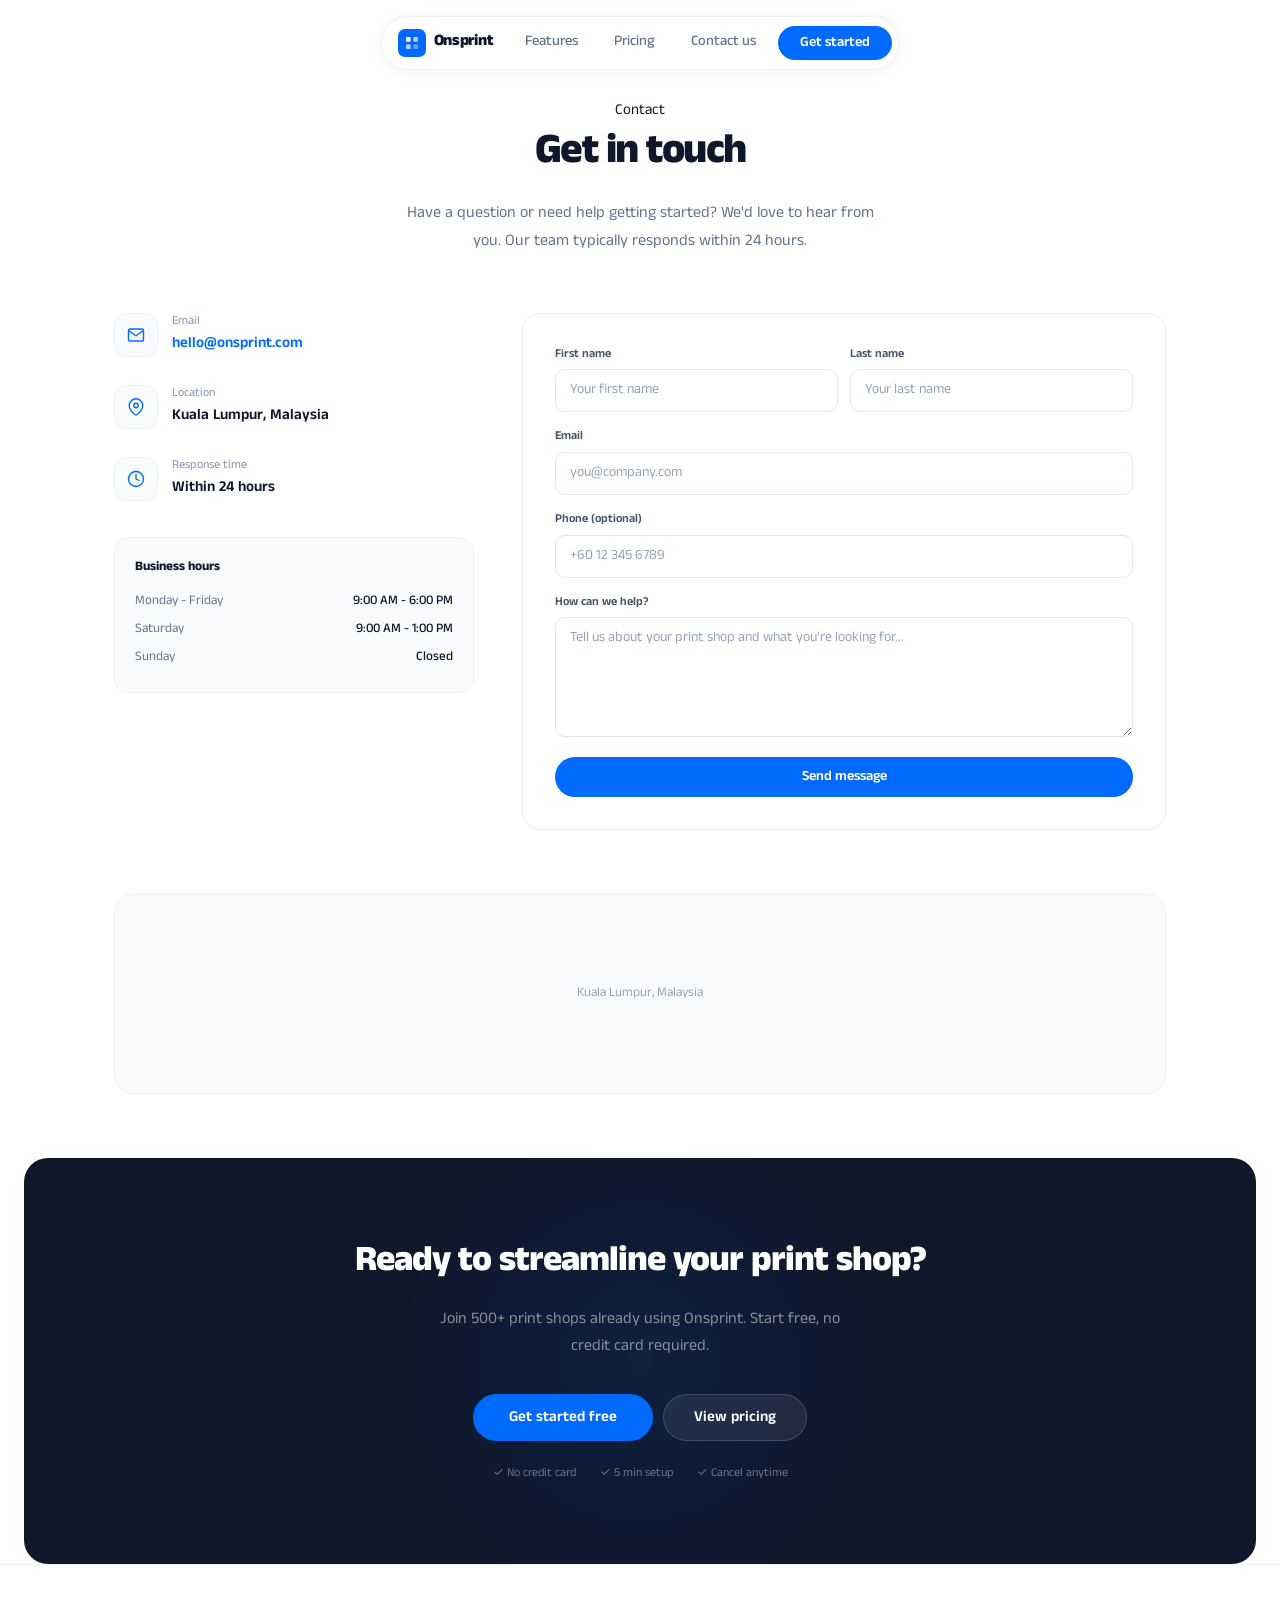
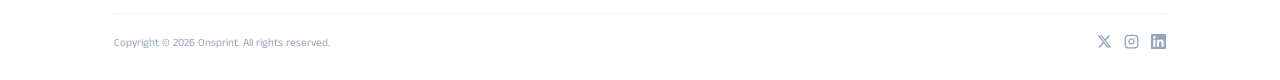
<file: contact.html>
<!DOCTYPE html>
<html lang="en">
<head>
  <meta charset="UTF-8">
  <meta name="viewport" content="width=device-width, initial-scale=1.0">
  <title>Contact Us — Onsprint</title>
  <link rel="preconnect" href="https://fonts.googleapis.com">
  <link rel="preconnect" href="https://fonts.gstatic.com" crossorigin>
  <link href="https://fonts.googleapis.com/css2?family=Anek+Telugu:wght@100..800&family=Inter:wght@400;500;600;700;800;900&display=swap" rel="stylesheet">
  <link rel="icon" href="/favicon.svg">
  <link rel="stylesheet" href="style.css">
  <style>
    .contact-page{padding-top:100px}
    .contact-hero{text-align:center;margin-bottom:56px}
    .contact-hero-title{font-size:42px;font-weight:900;letter-spacing:-1.5px;margin-bottom:14px}
    .contact-hero-desc{font-size:16px;color:#64748b;max-width:480px;margin:0 auto;line-height:1.7}
    .contact-grid{display:grid;grid-template-columns:1fr 1.2fr;gap:48px;align-items:start;margin-bottom:64px}
    .contact-info{display:flex;flex-direction:column;gap:28px}
    .contact-info-item{display:flex;gap:14px}
    .contact-info-icon{width:44px;height:44px;background:#f8fafc;border:1px solid #f0f0f2;border-radius:12px;display:flex;align-items:center;justify-content:center;flex-shrink:0}
    .contact-info-label{font-size:12px;color:#94a3b8;font-weight:500;margin-bottom:2px}
    .contact-info-value{font-size:15px;font-weight:600}
    .contact-info-value a{color:#006AFF;text-decoration:none}
    .contact-info-value a:hover{text-decoration:underline}
    .contact-form-card{background:#fff;border:1px solid #f0f0f2;border-radius:18px;padding:32px}
    .contact-form{display:flex;flex-direction:column;gap:16px}
    .contact-form-row{display:grid;grid-template-columns:1fr 1fr;gap:12px}
    .contact-form-group{display:flex;flex-direction:column;gap:5px}
    .contact-form-label{font-size:12px;font-weight:600;color:#475569}
    .contact-form-input{padding:10px 14px;border:1.5px solid #e2e8f0;border-radius:10px;font-size:14px;font-family:inherit;color:#0f172a;outline:none;transition:border-color .15s;background:#fff}
    .contact-form-input:focus{border-color:#006AFF}
    .contact-form-input::placeholder{color:#94a3b8}
    .contact-form-textarea{min-height:120px;resize:vertical}
    .contact-form-submit{margin-top:4px}
    .contact-hours{background:#f8fafc;border:1px solid #f0f0f2;border-radius:14px;padding:20px;margin-top:8px}
    .contact-hours-title{font-size:13px;font-weight:700;margin-bottom:10px}
    .contact-hours-row{display:flex;justify-content:space-between;font-size:13px;color:#64748b;padding:4px 0}
    .contact-hours-row span:last-child{font-weight:500;color:#0f172a}
    .contact-map{background:#f8fafc;border:1px solid #f0f0f2;border-radius:18px;height:200px;display:flex;align-items:center;justify-content:center;color:#94a3b8;font-size:13px;margin-bottom:64px}
    @media(max-width:820px){
      .contact-grid{grid-template-columns:1fr}
      .contact-form-row{grid-template-columns:1fr}
      .contact-hero-title{font-size:30px}
    }
  </style>
</head>
<body>

  <!-- Navbar -->
  <nav class="nav" id="nav" style="position:fixed">
    <div class="nav-pill">
      <a href="index.html" class="nav-brand">
        <div class="nav-logo-icon">
          <svg width="16" height="16" viewBox="0 0 24 24" fill="none"><rect x="3" y="3" width="7" height="7" rx="1.5" fill="white"/><rect x="14" y="3" width="7" height="7" rx="1.5" fill="white" opacity=".7"/><rect x="3" y="14" width="7" height="7" rx="1.5" fill="white" opacity=".7"/><rect x="14" y="14" width="7" height="7" rx="1.5" fill="white" opacity=".4"/></svg>
        </div>
        Onsprint
      </a>
      <div class="nav-links">
        <a href="features.html">Features</a>
        <a href="pricing.html">Pricing</a>
        <a href="contact.html">Contact us</a>
      </div>
      <a href="/register" class="nav-cta">Get started</a>
    </div>
  </nav>

  <div class="contact-page">
    <div class="container">
      <!-- Hero -->
      <div class="contact-hero">
        <span class="tag">Contact</span>
        <h1 class="contact-hero-title">Get in touch</h1>
        <p class="contact-hero-desc">Have a question or need help getting started? We'd love to hear from you. Our team typically responds within 24 hours.</p>
      </div>

      <!-- Contact Grid -->
      <div class="contact-grid">
        <!-- Left: Info -->
        <div class="contact-info">
          <div class="contact-info-item">
            <div class="contact-info-icon">
              <svg width="18" height="18" viewBox="0 0 24 24" fill="none" stroke="#006AFF" stroke-width="1.8" stroke-linecap="round" stroke-linejoin="round">
                <path d="M4 4h16c1.1 0 2 .9 2 2v12c0 1.1-.9 2-2 2H4c-1.1 0-2-.9-2-2V6c0-1.1.9-2 2-2z"/><polyline points="22,6 12,13 2,6"/>
              </svg>
            </div>
            <div>
              <div class="contact-info-label">Email</div>
              <div class="contact-info-value"><a href="mailto:hello@onsprint.com">hello@onsprint.com</a></div>
            </div>
          </div>

          <div class="contact-info-item">
            <div class="contact-info-icon">
              <svg width="18" height="18" viewBox="0 0 24 24" fill="none" stroke="#006AFF" stroke-width="1.8" stroke-linecap="round" stroke-linejoin="round">
                <path d="M21 10c0 7-9 13-9 13s-9-6-9-13a9 9 0 0118 0z"/><circle cx="12" cy="10" r="3"/>
              </svg>
            </div>
            <div>
              <div class="contact-info-label">Location</div>
              <div class="contact-info-value">Kuala Lumpur, Malaysia</div>
            </div>
          </div>

          <div class="contact-info-item">
            <div class="contact-info-icon">
              <svg width="18" height="18" viewBox="0 0 24 24" fill="none" stroke="#006AFF" stroke-width="1.8" stroke-linecap="round" stroke-linejoin="round">
                <circle cx="12" cy="12" r="10"/><polyline points="12 6 12 12 16 14"/>
              </svg>
            </div>
            <div>
              <div class="contact-info-label">Response time</div>
              <div class="contact-info-value">Within 24 hours</div>
            </div>
          </div>

          <!-- Business Hours -->
          <div class="contact-hours">
            <div class="contact-hours-title">Business hours</div>
            <div class="contact-hours-row"><span>Monday - Friday</span><span>9:00 AM - 6:00 PM</span></div>
            <div class="contact-hours-row"><span>Saturday</span><span>9:00 AM - 1:00 PM</span></div>
            <div class="contact-hours-row"><span>Sunday</span><span>Closed</span></div>
          </div>
        </div>

        <!-- Right: Form -->
        <div class="contact-form-card">
          <form class="contact-form" onsubmit="return false">
            <div class="contact-form-row">
              <div class="contact-form-group">
                <label class="contact-form-label">First name</label>
                <input type="text" class="contact-form-input" placeholder="Your first name">
              </div>
              <div class="contact-form-group">
                <label class="contact-form-label">Last name</label>
                <input type="text" class="contact-form-input" placeholder="Your last name">
              </div>
            </div>
            <div class="contact-form-group">
              <label class="contact-form-label">Email</label>
              <input type="email" class="contact-form-input" placeholder="you@company.com">
            </div>
            <div class="contact-form-group">
              <label class="contact-form-label">Phone (optional)</label>
              <input type="tel" class="contact-form-input" placeholder="+60 12 345 6789">
            </div>
            <div class="contact-form-group">
              <label class="contact-form-label">How can we help?</label>
              <textarea class="contact-form-input contact-form-textarea" placeholder="Tell us about your print shop and what you're looking for..."></textarea>
            </div>
            <div class="contact-form-submit">
              <button type="submit" class="btn-dark btn-full">Send message</button>
            </div>
          </form>
        </div>
      </div>

      <!-- Map placeholder -->
      <div class="contact-map">
        Kuala Lumpur, Malaysia
      </div>
    </div>
  </div>

  <!-- ══ CTA ══ -->
  <section class="cta-section">
    <div class="container" style="text-align:center;position:relative;z-index:1">
      <h2 class="cta-heading">Ready to streamline your print shop?</h2>
      <p class="cta-sub">Join 500+ print shops already using Onsprint. Start free, no credit card required.</p>
      <div class="cta-actions">
        <a href="/register" class="btn-cta-primary">Get started free</a>
        <a href="pricing.html" class="btn-cta-secondary">View pricing</a>
      </div>
      <div class="cta-trust">
        <span>✓ No credit card</span>
        <span>✓ 5 min setup</span>
        <span>✓ Cancel anytime</span>
      </div>
    </div>
  </section>

  <!-- Footer -->
  <footer class="footer-new">
    <div class="container">
      <div class="footer-new-bottom">
        <span>Copyright &copy; 2026 Onsprint. All rights reserved.</span>
        <div class="footer-new-socials">
          <a href="#" aria-label="Twitter"><svg width="15" height="15" viewBox="0 0 24 24" fill="currentColor"><path d="M18.244 2.25h3.308l-7.227 8.26 8.502 11.24H16.17l-5.214-6.817L4.99 21.75H1.68l7.73-8.835L1.254 2.25H8.08l4.713 6.231zm-1.161 17.52h1.833L7.084 4.126H5.117z"/></svg></a>
          <a href="#" aria-label="Instagram"><svg width="15" height="15" viewBox="0 0 24 24" fill="none" stroke="currentColor" stroke-width="2" stroke-linecap="round" stroke-linejoin="round"><rect x="2" y="2" width="20" height="20" rx="5" ry="5"/><path d="M16 11.37A4 4 0 1112.63 8 4 4 0 0116 11.37z"/><line x1="17.5" y1="6.5" x2="17.51" y2="6.5"/></svg></a>
          <a href="#" aria-label="LinkedIn"><svg width="15" height="15" viewBox="0 0 24 24" fill="currentColor"><path d="M20.447 20.452h-3.554v-5.569c0-1.328-.027-3.037-1.852-3.037-1.853 0-2.136 1.445-2.136 2.939v5.667H9.351V9h3.414v1.561h.046c.477-.9 1.637-1.85 3.37-1.85 3.601 0 4.267 2.37 4.267 5.455v6.286zM5.337 7.433a2.062 2.062 0 01-2.063-2.065 2.064 2.064 0 112.063 2.065zm1.782 13.019H3.555V9h3.564v11.452zM22.225 0H1.771C.792 0 0 .774 0 1.729v20.542C0 23.227.792 24 1.771 24h20.451C23.2 24 24 23.227 24 22.271V1.729C24 .774 23.2 0 22.222 0h.003z"/></svg></a>
        </div>
      </div>
    </div>
  </footer>

  <script src="script.js"></script>
</body>
</html>
</file>
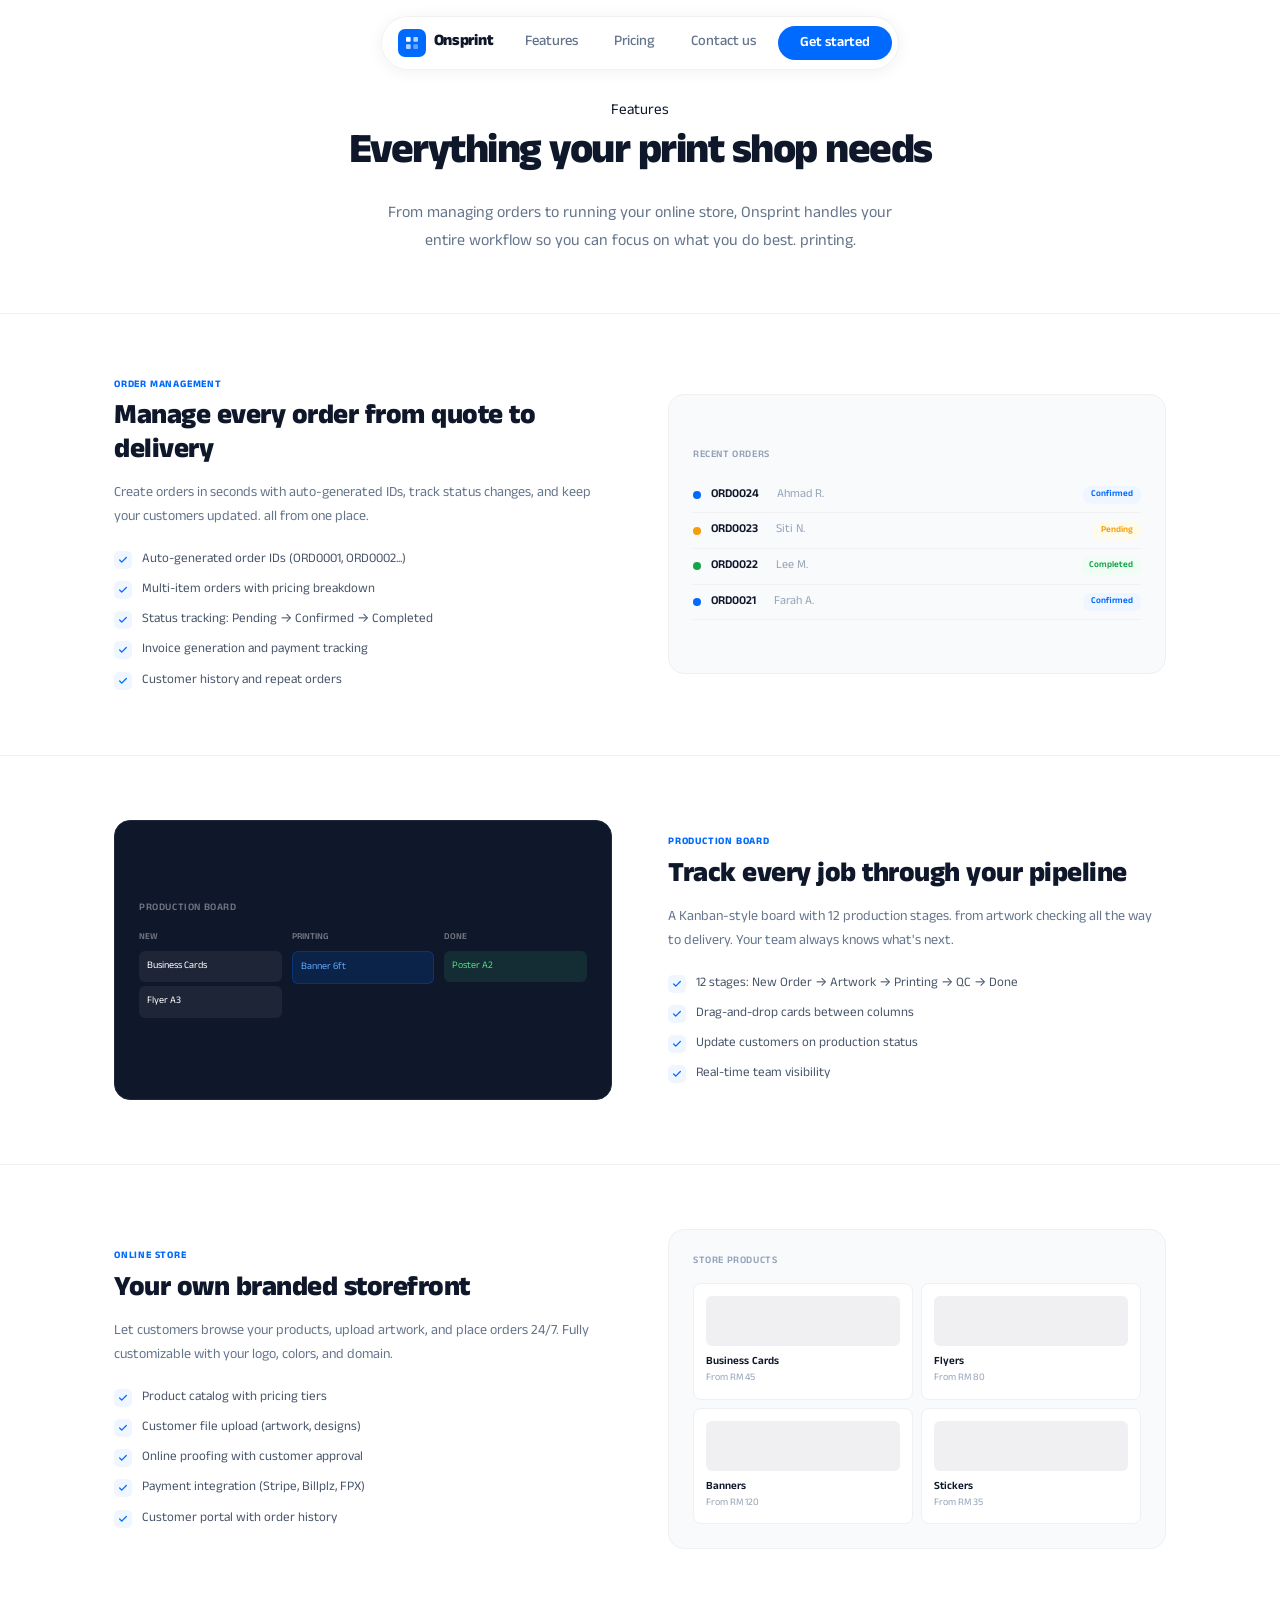
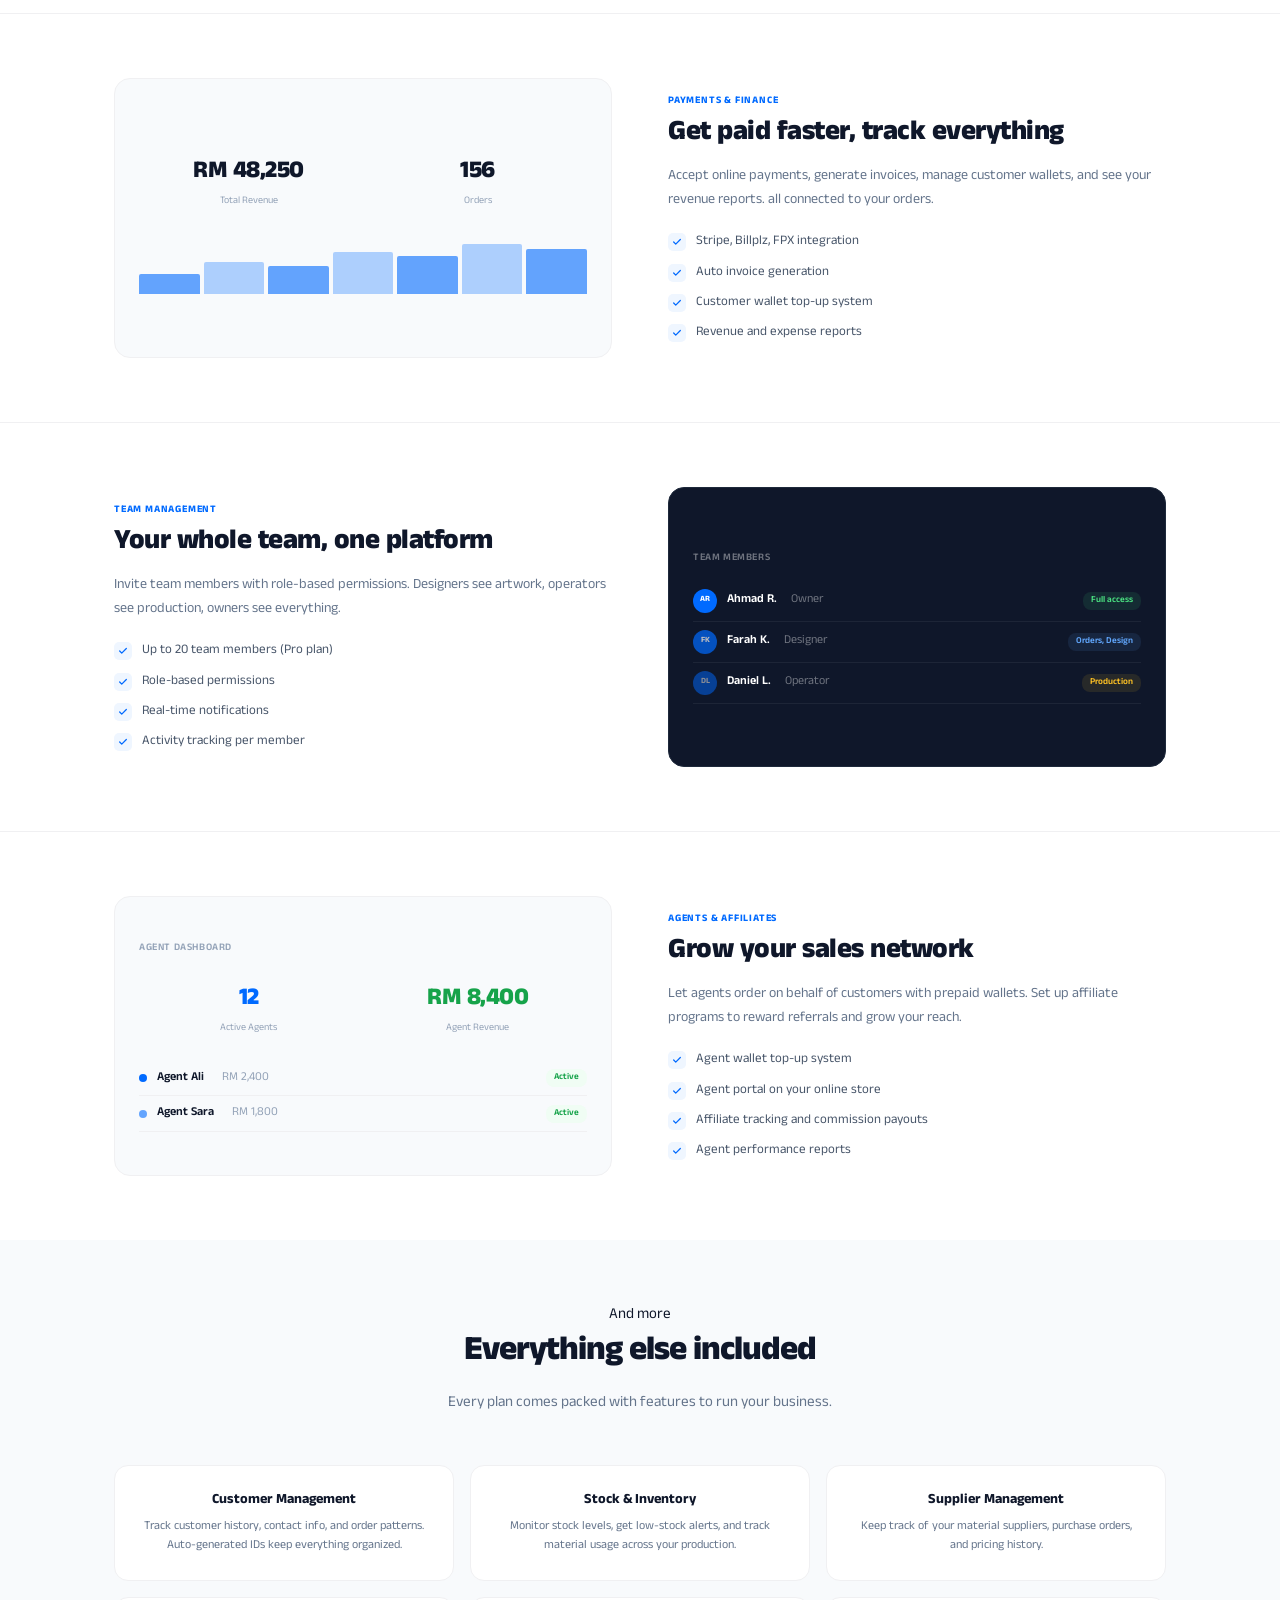
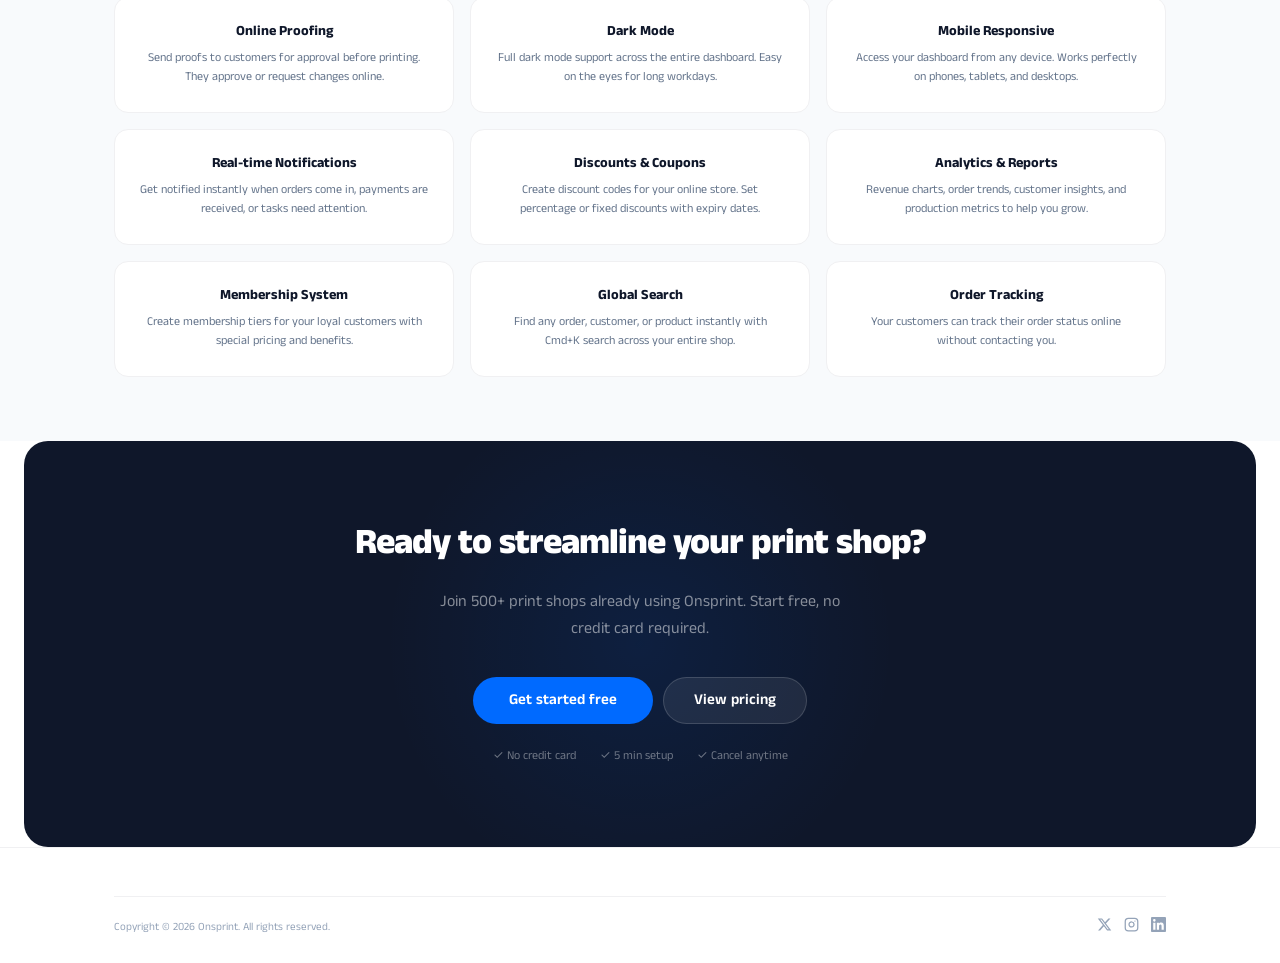
<file: features.html>
<!DOCTYPE html>
<html lang="en">
<head>
  <meta charset="UTF-8">
  <meta name="viewport" content="width=device-width, initial-scale=1.0">
  <title>Features. Onsprint</title>
  <link rel="preconnect" href="https://fonts.googleapis.com">
  <link rel="preconnect" href="https://fonts.gstatic.com" crossorigin>
  <link href="https://fonts.googleapis.com/css2?family=Anek+Telugu:wght@100..800&family=Inter:wght@400;500;600;700;800;900&display=swap" rel="stylesheet">
  <link rel="icon" href="/favicon.svg">
  <link rel="stylesheet" href="style.css">
  <style>
    .features-page{padding-top:100px}
    .features-hero{text-align:center;padding-bottom:56px}
    .features-hero-title{font-size:42px;font-weight:900;letter-spacing:-1.5px;margin-bottom:14px}
    .features-hero-desc{font-size:16px;color:#64748b;max-width:540px;margin:0 auto;line-height:1.7}

    /* Feature Section (alternating left-right) */
    .feat-section{padding:64px 0;border-top:1px solid #f0f0f2}
    .feat-grid{display:grid;grid-template-columns:1fr 1fr;gap:56px;align-items:center}
    .feat-grid.reverse .feat-text{order:2}
    .feat-grid.reverse .feat-visual{order:1}
    .feat-label{font-size:10px;font-weight:700;color:#006AFF;text-transform:uppercase;letter-spacing:.08em;margin-bottom:10px}
    .feat-heading{font-size:28px;font-weight:800;letter-spacing:-.5px;margin-bottom:12px;line-height:1.2}
    .feat-desc{font-size:14px;color:#64748b;line-height:1.7;margin-bottom:20px}
    .feat-list{display:flex;flex-direction:column;gap:10px}
    .feat-list-item{display:flex;align-items:flex-start;gap:10px;font-size:13px;color:#475569;line-height:1.55}
    .feat-list-check{width:18px;height:18px;border-radius:5px;background:#eff6ff;display:flex;align-items:center;justify-content:center;flex-shrink:0;margin-top:1px}

    /* Feature Visual (mini mockup card) */
    .feat-mock{background:#f8fafc;border:1px solid #f0f0f2;border-radius:16px;padding:24px;min-height:280px;display:flex;flex-direction:column;justify-content:center}
    .feat-mock-dark{background:#0f172a;border-color:#1e293b;color:#fff}
    .feat-mock-header{font-size:10px;font-weight:600;color:#94a3b8;text-transform:uppercase;letter-spacing:.06em;margin-bottom:14px}
    .feat-mock-dark .feat-mock-header{color:rgba(255,255,255,.4)}
    .feat-mock-row{display:flex;align-items:center;gap:10px;padding:8px 0;border-bottom:1px solid #f0f0f2;font-size:12px}
    .feat-mock-dark .feat-mock-row{border-color:rgba(255,255,255,.06)}
    .feat-mock-dot{width:8px;height:8px;border-radius:50%;flex-shrink:0}
    .feat-mock-badge{font-size:9px;font-weight:600;padding:2px 8px;border-radius:8px;margin-left:auto}
    .feat-mock-stat{text-align:center;padding:12px}
    .feat-mock-stat-value{font-size:24px;font-weight:800;letter-spacing:-.5px}
    .feat-mock-stat-label{font-size:10px;color:#94a3b8;margin-top:2px}
    .feat-mock-bar-row{display:flex;gap:4px;align-items:flex-end;height:50px;margin-top:8px}
    .feat-mock-bar{flex:1;background:#006AFF;border-radius:2px 2px 0 0;opacity:.6}
    .feat-mock-bar:nth-child(even){opacity:.3}

    /* All Features Grid */
    .all-feat-grid{display:grid;grid-template-columns:repeat(3,1fr);gap:16px;margin-top:48px}
    .all-feat-card{background:#fff;border:1px solid #f0f0f2;border-radius:14px;padding:24px;transition:transform .2s,box-shadow .2s}
    .all-feat-card:hover{transform:translateY(-3px);box-shadow:0 8px 24px rgba(0,0,0,.05)}
    .all-feat-card-title{font-size:14px;font-weight:700;margin-bottom:6px}
    .all-feat-card-desc{font-size:12px;color:#64748b;line-height:1.6}

    @media(max-width:820px){
      .feat-grid{grid-template-columns:1fr}
      .feat-grid.reverse .feat-text{order:1}
      .feat-grid.reverse .feat-visual{order:2}
      .feat-visual{display:none}
      .all-feat-grid{grid-template-columns:1fr}
      .features-hero-title{font-size:30px}
    }
  </style>
</head>
<body>

  <!-- Navbar -->
  <nav class="nav" id="nav" style="position:fixed">
    <div class="nav-pill">
      <a href="index.html" class="nav-brand">
        <div class="nav-logo-icon">
          <svg width="16" height="16" viewBox="0 0 24 24" fill="none"><rect x="3" y="3" width="7" height="7" rx="1.5" fill="white"/><rect x="14" y="3" width="7" height="7" rx="1.5" fill="white" opacity=".7"/><rect x="3" y="14" width="7" height="7" rx="1.5" fill="white" opacity=".7"/><rect x="14" y="14" width="7" height="7" rx="1.5" fill="white" opacity=".4"/></svg>
        </div>
        Onsprint
      </a>
      <div class="nav-links">
        <a href="features.html">Features</a>
        <a href="pricing.html">Pricing</a>
        <a href="contact.html">Contact us</a>
      </div>
      <a href="/register" class="nav-cta">Get started</a>
    </div>
  </nav>

  <div class="features-page">
    <div class="container">
      <!-- Hero -->
      <div class="features-hero">
        <span class="tag">Features</span>
        <h1 class="features-hero-title">Everything your print shop needs</h1>
        <p class="features-hero-desc">From managing orders to running your online store, Onsprint handles your entire workflow so you can focus on what you do best. printing.</p>
      </div>
    </div>

    <!-- ══ FEATURE 1: Order Management ══ -->
    <div class="feat-section">
      <div class="container">
        <div class="feat-grid">
          <div class="feat-text">
            <div class="feat-label">Order Management</div>
            <h2 class="feat-heading">Manage every order from quote to delivery</h2>
            <p class="feat-desc">Create orders in seconds with auto-generated IDs, track status changes, and keep your customers updated. all from one place.</p>
            <div class="feat-list">
              <div class="feat-list-item"><div class="feat-list-check"><svg width="10" height="10" viewBox="0 0 24 24" fill="none" stroke="#006AFF" stroke-width="3" stroke-linecap="round" stroke-linejoin="round"><polyline points="20 6 9 17 4 12"/></svg></div>Auto-generated order IDs (ORD0001, ORD0002...)</div>
              <div class="feat-list-item"><div class="feat-list-check"><svg width="10" height="10" viewBox="0 0 24 24" fill="none" stroke="#006AFF" stroke-width="3" stroke-linecap="round" stroke-linejoin="round"><polyline points="20 6 9 17 4 12"/></svg></div>Multi-item orders with pricing breakdown</div>
              <div class="feat-list-item"><div class="feat-list-check"><svg width="10" height="10" viewBox="0 0 24 24" fill="none" stroke="#006AFF" stroke-width="3" stroke-linecap="round" stroke-linejoin="round"><polyline points="20 6 9 17 4 12"/></svg></div>Status tracking: Pending → Confirmed → Completed</div>
              <div class="feat-list-item"><div class="feat-list-check"><svg width="10" height="10" viewBox="0 0 24 24" fill="none" stroke="#006AFF" stroke-width="3" stroke-linecap="round" stroke-linejoin="round"><polyline points="20 6 9 17 4 12"/></svg></div>Invoice generation and payment tracking</div>
              <div class="feat-list-item"><div class="feat-list-check"><svg width="10" height="10" viewBox="0 0 24 24" fill="none" stroke="#006AFF" stroke-width="3" stroke-linecap="round" stroke-linejoin="round"><polyline points="20 6 9 17 4 12"/></svg></div>Customer history and repeat orders</div>
            </div>
          </div>
          <div class="feat-visual">
            <div class="feat-mock">
              <div class="feat-mock-header">Recent Orders</div>
              <div class="feat-mock-row"><div class="feat-mock-dot" style="background:#006AFF"></div><span style="font-weight:600">ORD0024</span><span style="color:#94a3b8;margin-left:8px">Ahmad R.</span><span class="feat-mock-badge" style="color:#006AFF;background:#eff6ff">Confirmed</span></div>
              <div class="feat-mock-row"><div class="feat-mock-dot" style="background:#f59e0b"></div><span style="font-weight:600">ORD0023</span><span style="color:#94a3b8;margin-left:8px">Siti N.</span><span class="feat-mock-badge" style="color:#f59e0b;background:#fffbeb">Pending</span></div>
              <div class="feat-mock-row"><div class="feat-mock-dot" style="background:#16a34a"></div><span style="font-weight:600">ORD0022</span><span style="color:#94a3b8;margin-left:8px">Lee M.</span><span class="feat-mock-badge" style="color:#16a34a;background:#f0fdf4">Completed</span></div>
              <div class="feat-mock-row"><div class="feat-mock-dot" style="background:#006AFF"></div><span style="font-weight:600">ORD0021</span><span style="color:#94a3b8;margin-left:8px">Farah A.</span><span class="feat-mock-badge" style="color:#006AFF;background:#eff6ff">Confirmed</span></div>
            </div>
          </div>
        </div>
      </div>
    </div>

    <!-- ══ FEATURE 2: Production Board ══ -->
    <div class="feat-section">
      <div class="container">
        <div class="feat-grid reverse">
          <div class="feat-text">
            <div class="feat-label">Production Board</div>
            <h2 class="feat-heading">Track every job through your pipeline</h2>
            <p class="feat-desc">A Kanban-style board with 12 production stages. from artwork checking all the way to delivery. Your team always knows what's next.</p>
            <div class="feat-list">
              <div class="feat-list-item"><div class="feat-list-check"><svg width="10" height="10" viewBox="0 0 24 24" fill="none" stroke="#006AFF" stroke-width="3" stroke-linecap="round" stroke-linejoin="round"><polyline points="20 6 9 17 4 12"/></svg></div>12 stages: New Order → Artwork → Printing → QC → Done</div>
              <div class="feat-list-item"><div class="feat-list-check"><svg width="10" height="10" viewBox="0 0 24 24" fill="none" stroke="#006AFF" stroke-width="3" stroke-linecap="round" stroke-linejoin="round"><polyline points="20 6 9 17 4 12"/></svg></div>Drag-and-drop cards between columns</div>
              <div class="feat-list-item"><div class="feat-list-check"><svg width="10" height="10" viewBox="0 0 24 24" fill="none" stroke="#006AFF" stroke-width="3" stroke-linecap="round" stroke-linejoin="round"><polyline points="20 6 9 17 4 12"/></svg></div>Update customers on production status</div>
              <div class="feat-list-item"><div class="feat-list-check"><svg width="10" height="10" viewBox="0 0 24 24" fill="none" stroke="#006AFF" stroke-width="3" stroke-linecap="round" stroke-linejoin="round"><polyline points="20 6 9 17 4 12"/></svg></div>Real-time team visibility</div>
            </div>
          </div>
          <div class="feat-visual">
            <div class="feat-mock-dark feat-mock">
              <div class="feat-mock-header">Production Board</div>
              <div style="display:flex;gap:10px">
                <div style="flex:1"><div style="font-size:9px;color:rgba(255,255,255,.4);margin-bottom:6px;font-weight:600">NEW</div><div style="background:rgba(255,255,255,.06);border-radius:6px;padding:8px;font-size:10px;margin-bottom:4px">Business Cards</div><div style="background:rgba(255,255,255,.06);border-radius:6px;padding:8px;font-size:10px">Flyer A3</div></div>
                <div style="flex:1"><div style="font-size:9px;color:rgba(255,255,255,.4);margin-bottom:6px;font-weight:600">PRINTING</div><div style="background:rgba(0,106,255,.15);border:1px solid rgba(0,106,255,.25);border-radius:6px;padding:8px;font-size:10px;color:#60a5fa">Banner 6ft</div></div>
                <div style="flex:1"><div style="font-size:9px;color:rgba(255,255,255,.4);margin-bottom:6px;font-weight:600">DONE</div><div style="background:rgba(74,222,128,.1);border-radius:6px;padding:8px;font-size:10px;color:#4ade80">Poster A2</div></div>
              </div>
            </div>
          </div>
        </div>
      </div>
    </div>

    <!-- ══ FEATURE 3: Online Store ══ -->
    <div class="feat-section">
      <div class="container">
        <div class="feat-grid">
          <div class="feat-text">
            <div class="feat-label">Online Store</div>
            <h2 class="feat-heading">Your own branded storefront</h2>
            <p class="feat-desc">Let customers browse your products, upload artwork, and place orders 24/7. Fully customizable with your logo, colors, and domain.</p>
            <div class="feat-list">
              <div class="feat-list-item"><div class="feat-list-check"><svg width="10" height="10" viewBox="0 0 24 24" fill="none" stroke="#006AFF" stroke-width="3" stroke-linecap="round" stroke-linejoin="round"><polyline points="20 6 9 17 4 12"/></svg></div>Product catalog with pricing tiers</div>
              <div class="feat-list-item"><div class="feat-list-check"><svg width="10" height="10" viewBox="0 0 24 24" fill="none" stroke="#006AFF" stroke-width="3" stroke-linecap="round" stroke-linejoin="round"><polyline points="20 6 9 17 4 12"/></svg></div>Customer file upload (artwork, designs)</div>
              <div class="feat-list-item"><div class="feat-list-check"><svg width="10" height="10" viewBox="0 0 24 24" fill="none" stroke="#006AFF" stroke-width="3" stroke-linecap="round" stroke-linejoin="round"><polyline points="20 6 9 17 4 12"/></svg></div>Online proofing with customer approval</div>
              <div class="feat-list-item"><div class="feat-list-check"><svg width="10" height="10" viewBox="0 0 24 24" fill="none" stroke="#006AFF" stroke-width="3" stroke-linecap="round" stroke-linejoin="round"><polyline points="20 6 9 17 4 12"/></svg></div>Payment integration (Stripe, Billplz, FPX)</div>
              <div class="feat-list-item"><div class="feat-list-check"><svg width="10" height="10" viewBox="0 0 24 24" fill="none" stroke="#006AFF" stroke-width="3" stroke-linecap="round" stroke-linejoin="round"><polyline points="20 6 9 17 4 12"/></svg></div>Customer portal with order history</div>
            </div>
          </div>
          <div class="feat-visual">
            <div class="feat-mock">
              <div class="feat-mock-header">Store Products</div>
              <div style="display:grid;grid-template-columns:1fr 1fr;gap:8px">
                <div style="background:#fff;border:1px solid #f0f0f2;border-radius:8px;padding:12px"><div style="height:50px;background:#f0f0f2;border-radius:6px;margin-bottom:8px"></div><div style="font-size:11px;font-weight:600">Business Cards</div><div style="font-size:10px;color:#94a3b8">From RM 45</div></div>
                <div style="background:#fff;border:1px solid #f0f0f2;border-radius:8px;padding:12px"><div style="height:50px;background:#f0f0f2;border-radius:6px;margin-bottom:8px"></div><div style="font-size:11px;font-weight:600">Flyers</div><div style="font-size:10px;color:#94a3b8">From RM 80</div></div>
                <div style="background:#fff;border:1px solid #f0f0f2;border-radius:8px;padding:12px"><div style="height:50px;background:#f0f0f2;border-radius:6px;margin-bottom:8px"></div><div style="font-size:11px;font-weight:600">Banners</div><div style="font-size:10px;color:#94a3b8">From RM 120</div></div>
                <div style="background:#fff;border:1px solid #f0f0f2;border-radius:8px;padding:12px"><div style="height:50px;background:#f0f0f2;border-radius:6px;margin-bottom:8px"></div><div style="font-size:11px;font-weight:600">Stickers</div><div style="font-size:10px;color:#94a3b8">From RM 35</div></div>
              </div>
            </div>
          </div>
        </div>
      </div>
    </div>

    <!-- ══ FEATURE 4: Payments ══ -->
    <div class="feat-section">
      <div class="container">
        <div class="feat-grid reverse">
          <div class="feat-text">
            <div class="feat-label">Payments & Finance</div>
            <h2 class="feat-heading">Get paid faster, track everything</h2>
            <p class="feat-desc">Accept online payments, generate invoices, manage customer wallets, and see your revenue reports. all connected to your orders.</p>
            <div class="feat-list">
              <div class="feat-list-item"><div class="feat-list-check"><svg width="10" height="10" viewBox="0 0 24 24" fill="none" stroke="#006AFF" stroke-width="3" stroke-linecap="round" stroke-linejoin="round"><polyline points="20 6 9 17 4 12"/></svg></div>Stripe, Billplz, FPX integration</div>
              <div class="feat-list-item"><div class="feat-list-check"><svg width="10" height="10" viewBox="0 0 24 24" fill="none" stroke="#006AFF" stroke-width="3" stroke-linecap="round" stroke-linejoin="round"><polyline points="20 6 9 17 4 12"/></svg></div>Auto invoice generation</div>
              <div class="feat-list-item"><div class="feat-list-check"><svg width="10" height="10" viewBox="0 0 24 24" fill="none" stroke="#006AFF" stroke-width="3" stroke-linecap="round" stroke-linejoin="round"><polyline points="20 6 9 17 4 12"/></svg></div>Customer wallet top-up system</div>
              <div class="feat-list-item"><div class="feat-list-check"><svg width="10" height="10" viewBox="0 0 24 24" fill="none" stroke="#006AFF" stroke-width="3" stroke-linecap="round" stroke-linejoin="round"><polyline points="20 6 9 17 4 12"/></svg></div>Revenue and expense reports</div>
            </div>
          </div>
          <div class="feat-visual">
            <div class="feat-mock">
              <div style="display:grid;grid-template-columns:1fr 1fr;gap:10px;margin-bottom:14px">
                <div class="feat-mock-stat"><div class="feat-mock-stat-value">RM 48,250</div><div class="feat-mock-stat-label">Total Revenue</div></div>
                <div class="feat-mock-stat"><div class="feat-mock-stat-value">156</div><div class="feat-mock-stat-label">Orders</div></div>
              </div>
              <div class="feat-mock-bar-row">
                <div class="feat-mock-bar" style="height:20px"></div>
                <div class="feat-mock-bar" style="height:32px"></div>
                <div class="feat-mock-bar" style="height:28px"></div>
                <div class="feat-mock-bar" style="height:42px"></div>
                <div class="feat-mock-bar" style="height:38px"></div>
                <div class="feat-mock-bar" style="height:50px"></div>
                <div class="feat-mock-bar" style="height:45px"></div>
              </div>
            </div>
          </div>
        </div>
      </div>
    </div>

    <!-- ══ FEATURE 5: Team ══ -->
    <div class="feat-section">
      <div class="container">
        <div class="feat-grid">
          <div class="feat-text">
            <div class="feat-label">Team Management</div>
            <h2 class="feat-heading">Your whole team, one platform</h2>
            <p class="feat-desc">Invite team members with role-based permissions. Designers see artwork, operators see production, owners see everything.</p>
            <div class="feat-list">
              <div class="feat-list-item"><div class="feat-list-check"><svg width="10" height="10" viewBox="0 0 24 24" fill="none" stroke="#006AFF" stroke-width="3" stroke-linecap="round" stroke-linejoin="round"><polyline points="20 6 9 17 4 12"/></svg></div>Up to 20 team members (Pro plan)</div>
              <div class="feat-list-item"><div class="feat-list-check"><svg width="10" height="10" viewBox="0 0 24 24" fill="none" stroke="#006AFF" stroke-width="3" stroke-linecap="round" stroke-linejoin="round"><polyline points="20 6 9 17 4 12"/></svg></div>Role-based permissions</div>
              <div class="feat-list-item"><div class="feat-list-check"><svg width="10" height="10" viewBox="0 0 24 24" fill="none" stroke="#006AFF" stroke-width="3" stroke-linecap="round" stroke-linejoin="round"><polyline points="20 6 9 17 4 12"/></svg></div>Real-time notifications</div>
              <div class="feat-list-item"><div class="feat-list-check"><svg width="10" height="10" viewBox="0 0 24 24" fill="none" stroke="#006AFF" stroke-width="3" stroke-linecap="round" stroke-linejoin="round"><polyline points="20 6 9 17 4 12"/></svg></div>Activity tracking per member</div>
            </div>
          </div>
          <div class="feat-visual">
            <div class="feat-mock-dark feat-mock">
              <div class="feat-mock-header">Team Members</div>
              <div class="feat-mock-row"><div style="width:24px;height:24px;border-radius:50%;background:#006AFF;display:flex;align-items:center;justify-content:center;color:#fff;font-size:8px;font-weight:700">AR</div><span style="font-weight:600">Ahmad R.</span><span style="color:rgba(255,255,255,.4);margin-left:4px">Owner</span><span class="feat-mock-badge" style="color:#4ade80;background:rgba(74,222,128,.1)">Full access</span></div>
              <div class="feat-mock-row"><div style="width:24px;height:24px;border-radius:50%;background:#006AFF;opacity:.7;display:flex;align-items:center;justify-content:center;color:#fff;font-size:8px;font-weight:700">FK</div><span style="font-weight:600">Farah K.</span><span style="color:rgba(255,255,255,.4);margin-left:4px">Designer</span><span class="feat-mock-badge" style="color:#60a5fa;background:rgba(96,165,250,.1)">Orders, Design</span></div>
              <div class="feat-mock-row"><div style="width:24px;height:24px;border-radius:50%;background:#006AFF;opacity:.5;display:flex;align-items:center;justify-content:center;color:#fff;font-size:8px;font-weight:700">DL</div><span style="font-weight:600">Daniel L.</span><span style="color:rgba(255,255,255,.4);margin-left:4px">Operator</span><span class="feat-mock-badge" style="color:#fbbf24;background:rgba(251,191,36,.1)">Production</span></div>
            </div>
          </div>
        </div>
      </div>
    </div>

    <!-- ══ FEATURE 6: Agents & Affiliates ══ -->
    <div class="feat-section">
      <div class="container">
        <div class="feat-grid reverse">
          <div class="feat-text">
            <div class="feat-label">Agents & Affiliates</div>
            <h2 class="feat-heading">Grow your sales network</h2>
            <p class="feat-desc">Let agents order on behalf of customers with prepaid wallets. Set up affiliate programs to reward referrals and grow your reach.</p>
            <div class="feat-list">
              <div class="feat-list-item"><div class="feat-list-check"><svg width="10" height="10" viewBox="0 0 24 24" fill="none" stroke="#006AFF" stroke-width="3" stroke-linecap="round" stroke-linejoin="round"><polyline points="20 6 9 17 4 12"/></svg></div>Agent wallet top-up system</div>
              <div class="feat-list-item"><div class="feat-list-check"><svg width="10" height="10" viewBox="0 0 24 24" fill="none" stroke="#006AFF" stroke-width="3" stroke-linecap="round" stroke-linejoin="round"><polyline points="20 6 9 17 4 12"/></svg></div>Agent portal on your online store</div>
              <div class="feat-list-item"><div class="feat-list-check"><svg width="10" height="10" viewBox="0 0 24 24" fill="none" stroke="#006AFF" stroke-width="3" stroke-linecap="round" stroke-linejoin="round"><polyline points="20 6 9 17 4 12"/></svg></div>Affiliate tracking and commission payouts</div>
              <div class="feat-list-item"><div class="feat-list-check"><svg width="10" height="10" viewBox="0 0 24 24" fill="none" stroke="#006AFF" stroke-width="3" stroke-linecap="round" stroke-linejoin="round"><polyline points="20 6 9 17 4 12"/></svg></div>Agent performance reports</div>
            </div>
          </div>
          <div class="feat-visual">
            <div class="feat-mock">
              <div class="feat-mock-header">Agent Dashboard</div>
              <div style="display:grid;grid-template-columns:1fr 1fr;gap:10px;margin-bottom:12px">
                <div class="feat-mock-stat"><div class="feat-mock-stat-value" style="color:#006AFF">12</div><div class="feat-mock-stat-label">Active Agents</div></div>
                <div class="feat-mock-stat"><div class="feat-mock-stat-value" style="color:#16a34a">RM 8,400</div><div class="feat-mock-stat-label">Agent Revenue</div></div>
              </div>
              <div class="feat-mock-row"><div class="feat-mock-dot" style="background:#006AFF"></div><span style="font-weight:600">Agent Ali</span><span style="color:#94a3b8;margin-left:8px">RM 2,400</span><span class="feat-mock-badge" style="color:#16a34a;background:#f0fdf4">Active</span></div>
              <div class="feat-mock-row"><div class="feat-mock-dot" style="background:#006AFF;opacity:.6"></div><span style="font-weight:600">Agent Sara</span><span style="color:#94a3b8;margin-left:8px">RM 1,800</span><span class="feat-mock-badge" style="color:#16a34a;background:#f0fdf4">Active</span></div>
            </div>
          </div>
        </div>
      </div>
    </div>

    <!-- ══ ALL FEATURES GRID ══ -->
    <div class="feat-section" style="border-top:none;background:#f8fafc;padding:64px 0">
      <div class="container" style="text-align:center">
        <span class="tag">And more</span>
        <h2 class="section-heading">Everything else included</h2>
        <p class="section-sub" style="margin-bottom:0">Every plan comes packed with features to run your business.</p>
        <div class="all-feat-grid">
          <div class="all-feat-card"><div class="all-feat-card-title">Customer Management</div><div class="all-feat-card-desc">Track customer history, contact info, and order patterns. Auto-generated IDs keep everything organized.</div></div>
          <div class="all-feat-card"><div class="all-feat-card-title">Stock & Inventory</div><div class="all-feat-card-desc">Monitor stock levels, get low-stock alerts, and track material usage across your production.</div></div>
          <div class="all-feat-card"><div class="all-feat-card-title">Supplier Management</div><div class="all-feat-card-desc">Keep track of your material suppliers, purchase orders, and pricing history.</div></div>
          <div class="all-feat-card"><div class="all-feat-card-title">Online Proofing</div><div class="all-feat-card-desc">Send proofs to customers for approval before printing. They approve or request changes online.</div></div>
          <div class="all-feat-card"><div class="all-feat-card-title">Dark Mode</div><div class="all-feat-card-desc">Full dark mode support across the entire dashboard. Easy on the eyes for long workdays.</div></div>
          <div class="all-feat-card"><div class="all-feat-card-title">Mobile Responsive</div><div class="all-feat-card-desc">Access your dashboard from any device. Works perfectly on phones, tablets, and desktops.</div></div>
          <div class="all-feat-card"><div class="all-feat-card-title">Real-time Notifications</div><div class="all-feat-card-desc">Get notified instantly when orders come in, payments are received, or tasks need attention.</div></div>
          <div class="all-feat-card"><div class="all-feat-card-title">Discounts & Coupons</div><div class="all-feat-card-desc">Create discount codes for your online store. Set percentage or fixed discounts with expiry dates.</div></div>
          <div class="all-feat-card"><div class="all-feat-card-title">Analytics & Reports</div><div class="all-feat-card-desc">Revenue charts, order trends, customer insights, and production metrics to help you grow.</div></div>
          <div class="all-feat-card"><div class="all-feat-card-title">Membership System</div><div class="all-feat-card-desc">Create membership tiers for your loyal customers with special pricing and benefits.</div></div>
          <div class="all-feat-card"><div class="all-feat-card-title">Global Search</div><div class="all-feat-card-desc">Find any order, customer, or product instantly with Cmd+K search across your entire shop.</div></div>
          <div class="all-feat-card"><div class="all-feat-card-title">Order Tracking</div><div class="all-feat-card-desc">Your customers can track their order status online without contacting you.</div></div>
        </div>
      </div>
    </div>

  </div>

  <!-- ══ CTA ══ -->
  <section class="cta-section">
    <div class="container" style="text-align:center;position:relative;z-index:1">
      <h2 class="cta-heading">Ready to streamline your print shop?</h2>
      <p class="cta-sub">Join 500+ print shops already using Onsprint. Start free, no credit card required.</p>
      <div class="cta-actions">
        <a href="/register" class="btn-cta-primary">Get started free</a>
        <a href="pricing.html" class="btn-cta-secondary">View pricing</a>
      </div>
      <div class="cta-trust">
        <span>✓ No credit card</span>
        <span>✓ 5 min setup</span>
        <span>✓ Cancel anytime</span>
      </div>
    </div>
  </section>

  <!-- Footer -->
  <footer class="footer-new">
    <div class="container">
      <div class="footer-new-bottom">
        <span>Copyright &copy; 2026 Onsprint. All rights reserved.</span>
        <div class="footer-new-socials">
          <a href="#" aria-label="Twitter"><svg width="15" height="15" viewBox="0 0 24 24" fill="currentColor"><path d="M18.244 2.25h3.308l-7.227 8.26 8.502 11.24H16.17l-5.214-6.817L4.99 21.75H1.68l7.73-8.835L1.254 2.25H8.08l4.713 6.231zm-1.161 17.52h1.833L7.084 4.126H5.117z"/></svg></a>
          <a href="#" aria-label="Instagram"><svg width="15" height="15" viewBox="0 0 24 24" fill="none" stroke="currentColor" stroke-width="2" stroke-linecap="round" stroke-linejoin="round"><rect x="2" y="2" width="20" height="20" rx="5" ry="5"/><path d="M16 11.37A4 4 0 1112.63 8 4 4 0 0116 11.37z"/><line x1="17.5" y1="6.5" x2="17.51" y2="6.5"/></svg></a>
          <a href="#" aria-label="LinkedIn"><svg width="15" height="15" viewBox="0 0 24 24" fill="currentColor"><path d="M20.447 20.452h-3.554v-5.569c0-1.328-.027-3.037-1.852-3.037-1.853 0-2.136 1.445-2.136 2.939v5.667H9.351V9h3.414v1.561h.046c.477-.9 1.637-1.85 3.37-1.85 3.601 0 4.267 2.37 4.267 5.455v6.286zM5.337 7.433a2.062 2.062 0 01-2.063-2.065 2.064 2.064 0 112.063 2.065zm1.782 13.019H3.555V9h3.564v11.452zM22.225 0H1.771C.792 0 0 .774 0 1.729v20.542C0 23.227.792 24 1.771 24h20.451C23.2 24 24 23.227 24 22.271V1.729C24 .774 23.2 0 22.222 0h.003z"/></svg></a>
        </div>
      </div>
    </div>
  </footer>

  <script src="script.js"></script>
</body>
</html>
</file>
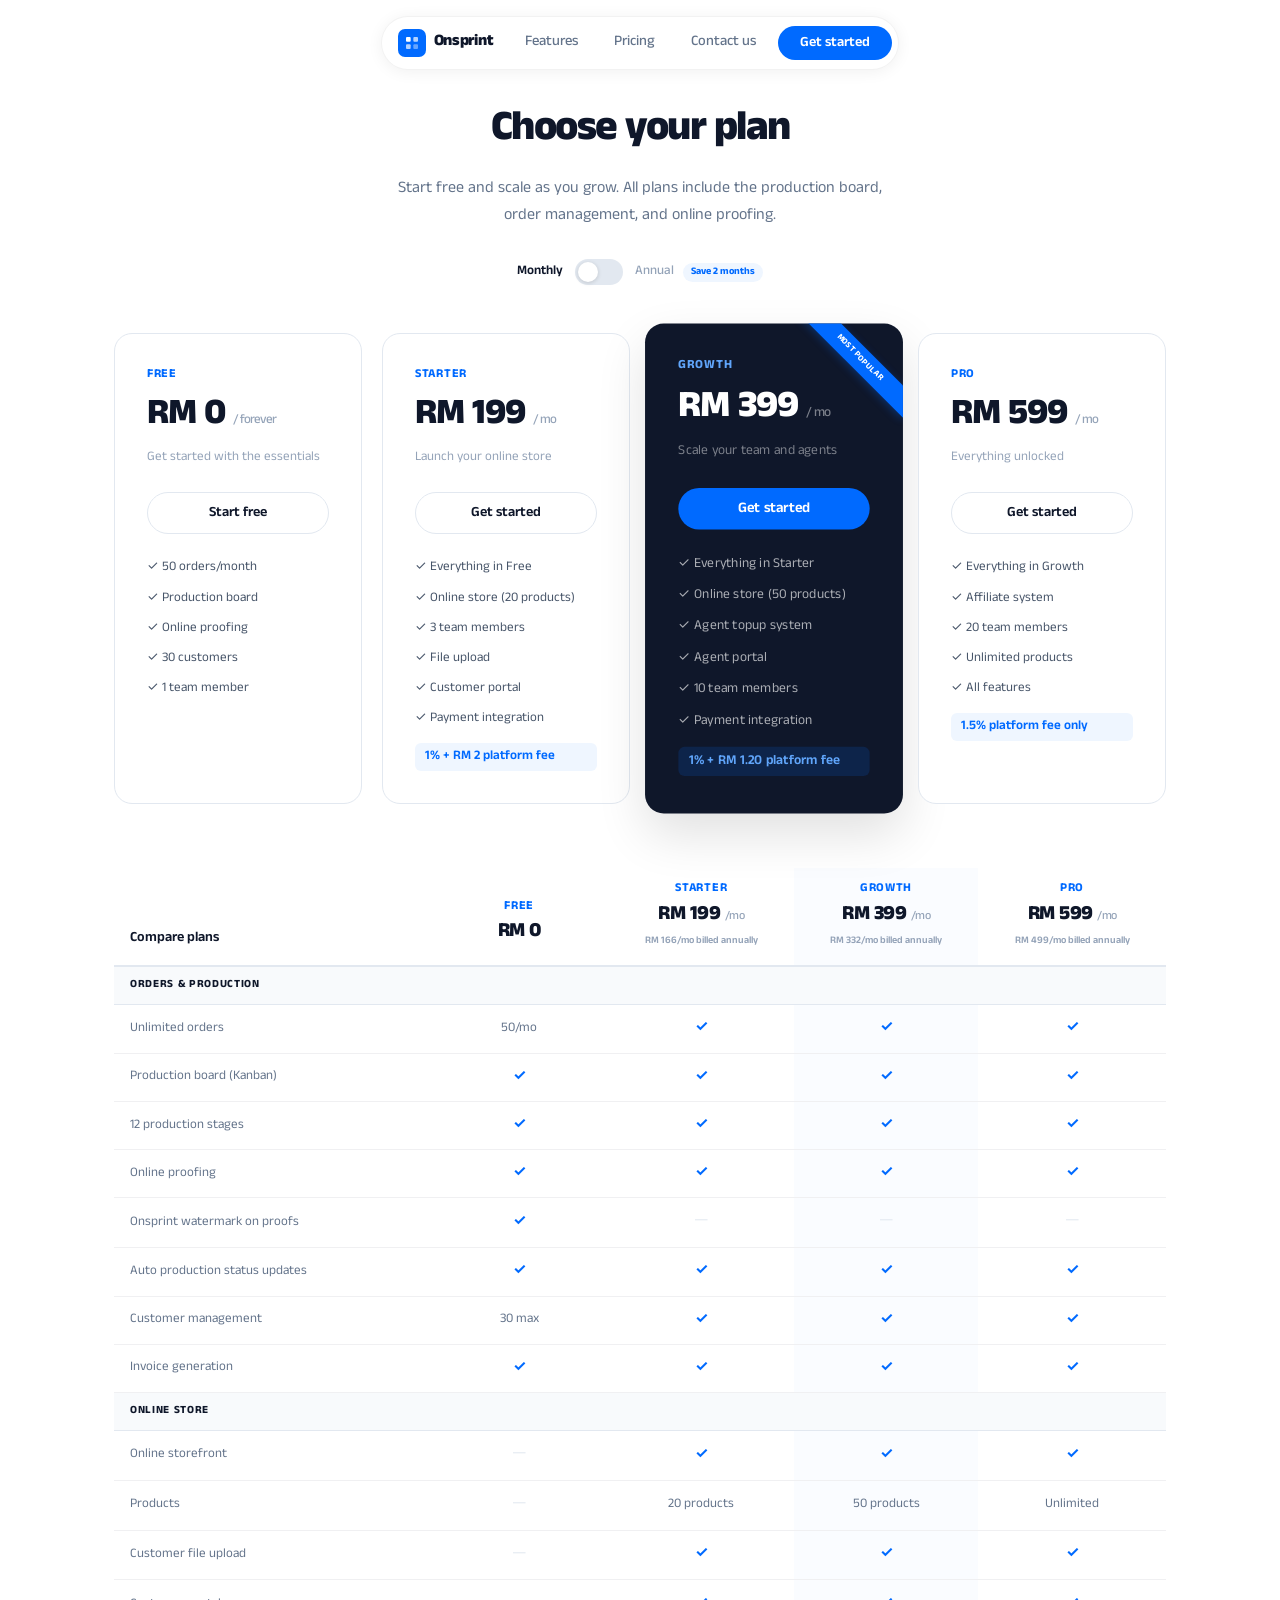
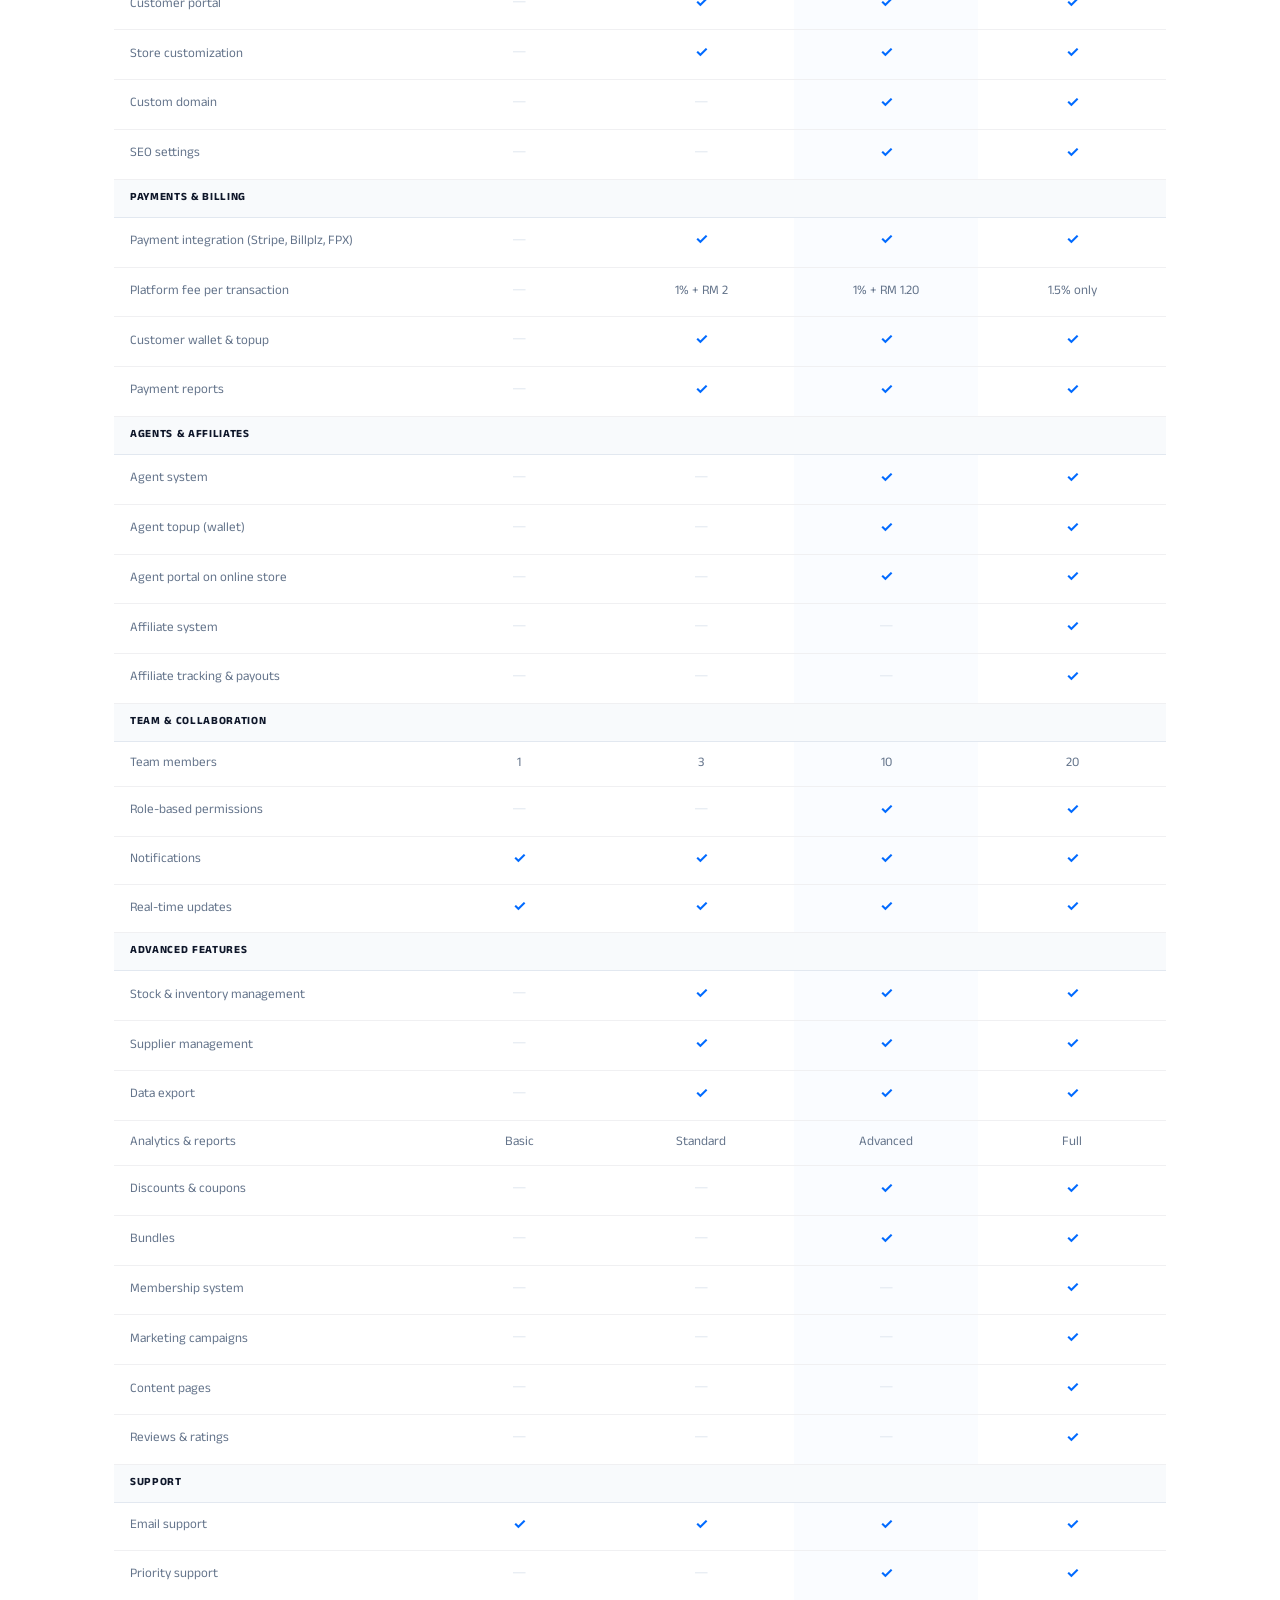
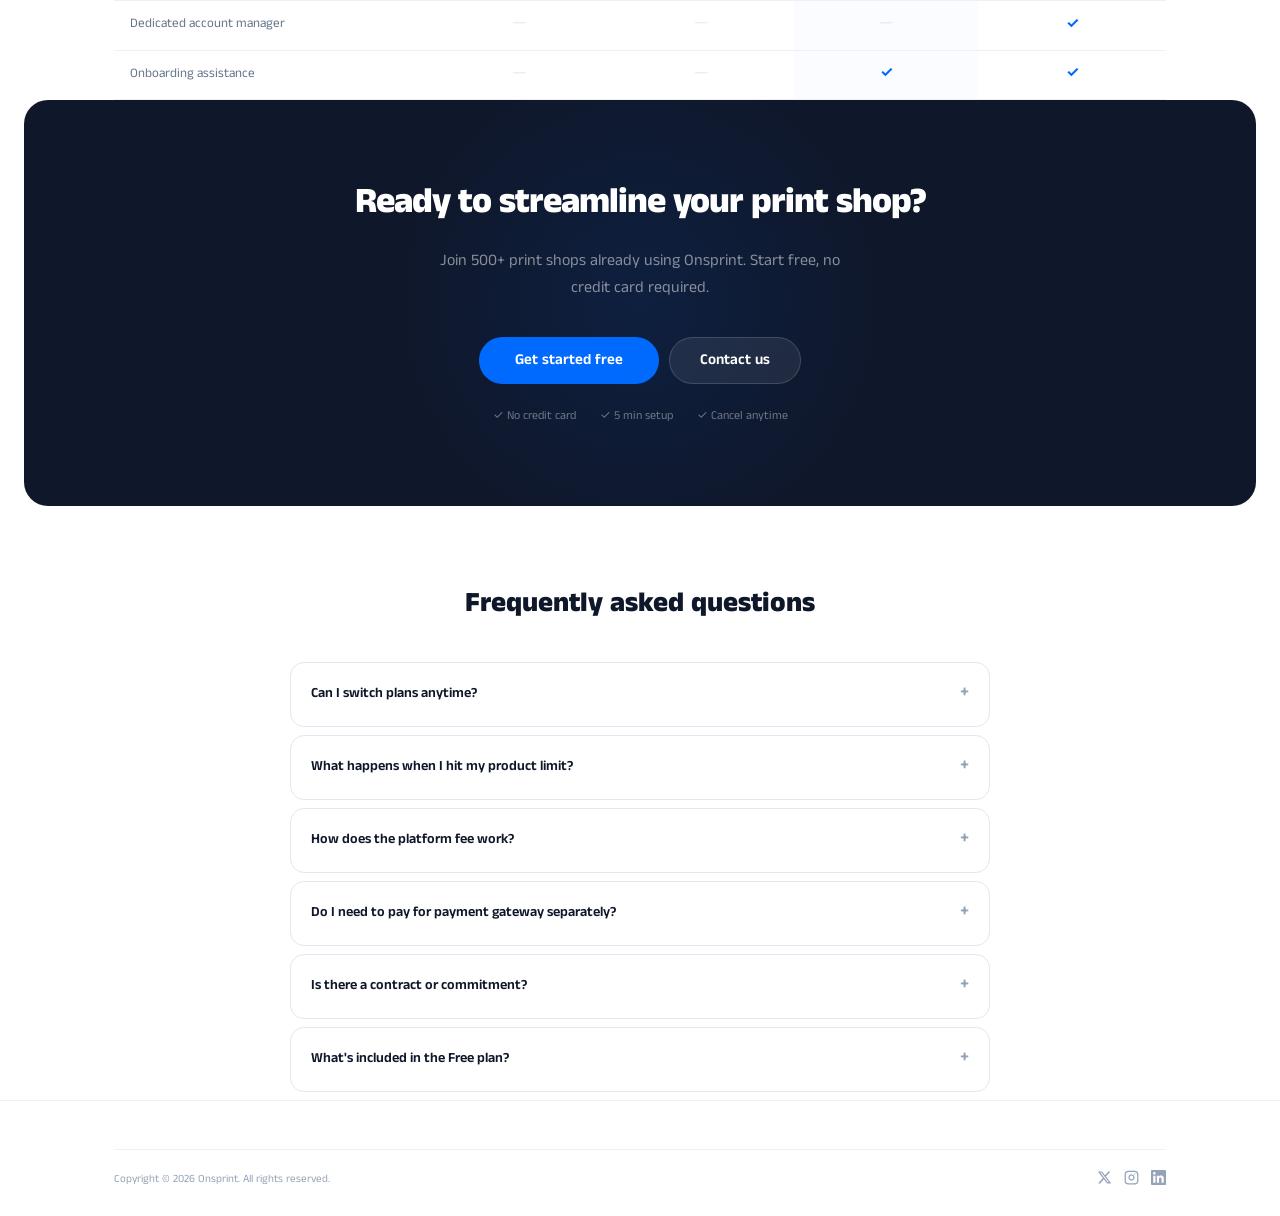
<file: pricing.html>
<!DOCTYPE html>
<html lang="en">
<head>
  <meta charset="UTF-8">
  <meta name="viewport" content="width=device-width, initial-scale=1.0">
  <title>Pricing.Onsprint</title>
  <link rel="preconnect" href="https://fonts.googleapis.com">
  <link rel="preconnect" href="https://fonts.gstatic.com" crossorigin>
  <link href="https://fonts.googleapis.com/css2?family=Anek+Telugu:wght@100..800&family=Inter:wght@400;500;600;700;800;900&display=swap" rel="stylesheet">
  <link rel="icon" href="/favicon.svg">
  <link rel="stylesheet" href="style.css">
  <style>
    .pricing-page { padding-top: 100px; }
    .pricing-page-header { text-align: center; margin-bottom: 48px; }
    .pricing-page-title { font-size: 42px; font-weight: 900; letter-spacing: -1.5px; margin-bottom: 12px; }
    .pricing-page-sub { font-size: 16px; color: #64748b; max-width: 500px; margin: 0 auto; line-height: 1.7; }

    /* Comparison Table */
    .compare-table { width: 100%; border-collapse: collapse; margin-top: 64px; }
    .compare-table th, .compare-table td { padding: 12px 16px; text-align: left; border-bottom: 1px solid #f0f0f2; font-size: 13px; }
    .compare-table th { font-weight: 600; color: #0f172a; }
    .compare-table td { color: #64748b; }
    .compare-table thead th { padding-bottom: 16px; border-bottom: 2px solid #e2e8f0; vertical-align: bottom; }
    .compare-table thead th:first-child { font-size: 14px; }
    .compare-table thead th:not(:first-child) { text-align: center; min-width: 140px; }
    .compare-table td:not(:first-child) { text-align: center; }
    .compare-table .plan-header { font-size: 12px; font-weight: 700; color: #006AFF; text-transform: uppercase; letter-spacing: .06em; display: block; margin-bottom: 2px; }
    .compare-table .plan-price { font-size: 20px; font-weight: 900; color: #0f172a; letter-spacing: -.5px; }
    .compare-table .plan-price span { font-size: 12px; font-weight: 500; color: #94a3b8; }
    .compare-table .plan-annual { font-size: 10px; color: #94a3b8; display: block; margin-top: 2px; }
    .compare-table .section-row td { font-size: 11px; font-weight: 700; color: #0f172a; text-transform: uppercase; letter-spacing: .06em; background: #f8fafc; padding: 10px 16px; border-bottom: 1px solid #e2e8f0; }
    .compare-table .check { color: #006AFF; font-weight: 700; font-size: 15px; }
    .compare-table .dash { color: #e2e8f0; font-size: 16px; }
    .compare-table tr:hover td { background: #fafbfc; }
    .compare-table .highlight-col { background: rgba(0,106,255,.02); }
    .compare-cta { text-align: center; }
    .compare-cta a { margin: 0 6px; }

    /* FAQ on pricing page */
    .pricing-faq { margin-top: 80px; max-width: 700px; margin-left: auto; margin-right: auto; }
    .pricing-faq-title { font-size: 28px; font-weight: 800; text-align: center; margin-bottom: 32px; }

    @media (max-width: 820px) {
      .compare-wrap { overflow-x: auto; }
      .compare-table { min-width: 700px; }
      .pricing-page-title { font-size: 30px; }
      .price-grid-4 { grid-template-columns: 1fr !important; max-width: 400px !important; }
    }
  </style>
</head>
<body>

  <!-- Navbar -->
  <nav class="nav" id="nav" style="position:fixed">
    <div class="nav-pill">
      <a href="index.html" class="nav-brand">
        <div class="nav-logo-icon">
          <svg width="16" height="16" viewBox="0 0 24 24" fill="none"><rect x="3" y="3" width="7" height="7" rx="1.5" fill="white"/><rect x="14" y="3" width="7" height="7" rx="1.5" fill="white" opacity=".7"/><rect x="3" y="14" width="7" height="7" rx="1.5" fill="white" opacity=".7"/><rect x="14" y="14" width="7" height="7" rx="1.5" fill="white" opacity=".4"/></svg>
        </div>
        Onsprint
      </a>
      <div class="nav-links">
        <a href="features.html">Features</a>
        <a href="pricing.html">Pricing</a>
        <a href="contact.html">Contact us</a>
      </div>
      <a href="/register" class="nav-cta">Get started</a>
    </div>
  </nav>

  <div class="pricing-page">
    <div class="container">
      <!-- Header -->
      <div class="pricing-page-header">
        <h1 class="pricing-page-title">Choose your plan</h1>
        <p class="pricing-page-sub">Start free and scale as you grow. All plans include the production board, order management, and online proofing.</p>
        <!-- Billing toggle -->
        <div class="billing-toggle" style="margin-top:28px">
          <span class="billing-label active" id="billing-monthly-label">Monthly</span>
          <button class="billing-switch" id="billing-switch" onclick="toggleBilling()">
            <span class="billing-knob"></span>
          </button>
          <span class="billing-label" id="billing-annual-label">Annual <span class="billing-save">Save 2 months</span></span>
        </div>
      </div>

      <!-- Price Cards -->
      <div class="price-grid price-grid-4" style="margin-bottom:0">
        <div class="price-card">
          <div class="price-card-name">Free</div>
          <div class="price-card-amount" data-monthly="RM 0" data-annual="RM 0" data-monthly-sub="/ forever" data-annual-sub="/ forever">RM 0 <span>/ forever</span></div>
          <p class="price-card-desc">Get started with the essentials</p>
          <a href="/register" class="btn-outline-dark btn-full">Start free</a>
          <ul class="price-card-list">
            <li>✓ 50 orders/month</li>
            <li>✓ Production board</li>
            <li>✓ Online proofing</li>
            <li>✓ 30 customers</li>
            <li>✓ 1 team member</li>
          </ul>
        </div>
        <div class="price-card">
          <div class="price-card-name">Starter</div>
          <div class="price-card-amount" data-monthly="RM 199" data-annual="RM 166" data-annual-total="RM 1,990" data-monthly-sub="/ mo" data-annual-sub="/ mo">RM 199 <span>/ mo</span></div>
          <p class="price-card-desc">Launch your online store</p>
          <a href="/register" class="btn-outline-dark btn-full">Get started</a>
          <ul class="price-card-list">
            <li>✓ Everything in Free</li>
            <li>✓ Online store (20 products)</li>
            <li>✓ 3 team members</li>
            <li>✓ File upload</li>
            <li>✓ Customer portal</li>
            <li>✓ Payment integration</li>
            <li class="price-card-fee">1% + RM 2 platform fee</li>
          </ul>
        </div>
        <div class="price-card price-card-popular">
          <div class="price-card-badge">MOST POPULAR</div>
          <div class="price-card-name" style="color:#60a5fa">Growth</div>
          <div class="price-card-amount" data-monthly="RM 399" data-annual="RM 332" data-annual-total="RM 3,990" data-monthly-sub="/ mo" data-annual-sub="/ mo">RM 399 <span>/ mo</span></div>
          <p class="price-card-desc">Scale your team and agents</p>
          <a href="/register" class="btn-dark btn-full">Get started</a>
          <ul class="price-card-list">
            <li>✓ Everything in Starter</li>
            <li>✓ Online store (50 products)</li>
            <li>✓ Agent topup system</li>
            <li>✓ Agent portal</li>
            <li>✓ 10 team members</li>
            <li>✓ Payment integration</li>
            <li class="price-card-fee">1% + RM 1.20 platform fee</li>
          </ul>
        </div>
        <div class="price-card">
          <div class="price-card-name">Pro</div>
          <div class="price-card-amount" data-monthly="RM 599" data-annual="RM 499" data-annual-total="RM 5,990" data-monthly-sub="/ mo" data-annual-sub="/ mo">RM 599 <span>/ mo</span></div>
          <p class="price-card-desc">Everything unlocked</p>
          <a href="/register" class="btn-outline-dark btn-full">Get started</a>
          <ul class="price-card-list">
            <li>✓ Everything in Growth</li>
            <li>✓ Affiliate system</li>
            <li>✓ 20 team members</li>
            <li>✓ Unlimited products</li>
            <li>✓ All features</li>
            <li class="price-card-fee">1.5% platform fee only</li>
          </ul>
        </div>
      </div>

      <!-- Feature Comparison Table -->
      <div class="compare-wrap">
        <table class="compare-table">
          <thead>
            <tr>
              <th style="width:30%">Compare plans</th>
              <th>
                <span class="plan-header">Free</span>
                <span class="plan-price">RM 0</span>
              </th>
              <th>
                <span class="plan-header">Starter</span>
                <span class="plan-price">RM 199 <span>/mo</span></span>
                <span class="plan-annual">RM 166/mo billed annually</span>
              </th>
              <th class="highlight-col">
                <span class="plan-header">Growth</span>
                <span class="plan-price">RM 399 <span>/mo</span></span>
                <span class="plan-annual">RM 332/mo billed annually</span>
              </th>
              <th>
                <span class="plan-header">Pro</span>
                <span class="plan-price">RM 599 <span>/mo</span></span>
                <span class="plan-annual">RM 499/mo billed annually</span>
              </th>
            </tr>
          </thead>
          <tbody>
            <!-- Orders & Production -->
            <tr class="section-row"><td colspan="5">Orders & Production</td></tr>
            <tr><td>Unlimited orders</td><td>50/mo</td><td class="check">✓</td><td class="check highlight-col">✓</td><td class="check">✓</td></tr>
            <tr><td>Production board (Kanban)</td><td class="check">✓</td><td class="check">✓</td><td class="check highlight-col">✓</td><td class="check">✓</td></tr>
            <tr><td>12 production stages</td><td class="check">✓</td><td class="check">✓</td><td class="check highlight-col">✓</td><td class="check">✓</td></tr>
            <tr><td>Online proofing</td><td class="check">✓</td><td class="check">✓</td><td class="check highlight-col">✓</td><td class="check">✓</td></tr>
            <tr><td>Onsprint watermark on proofs</td><td class="check">✓</td><td class="dash">—</td><td class="dash highlight-col">—</td><td class="dash">—</td></tr>
            <tr><td>Auto production status updates</td><td class="check">✓</td><td class="check">✓</td><td class="check highlight-col">✓</td><td class="check">✓</td></tr>
            <tr><td>Customer management</td><td>30 max</td><td class="check">✓</td><td class="check highlight-col">✓</td><td class="check">✓</td></tr>
            <tr><td>Invoice generation</td><td class="check">✓</td><td class="check">✓</td><td class="check highlight-col">✓</td><td class="check">✓</td></tr>

            <!-- Online Store -->
            <tr class="section-row"><td colspan="5">Online Store</td></tr>
            <tr><td>Online storefront</td><td class="dash">—</td><td class="check">✓</td><td class="check highlight-col">✓</td><td class="check">✓</td></tr>
            <tr><td>Products</td><td class="dash">—</td><td>20 products</td><td class="highlight-col">50 products</td><td>Unlimited</td></tr>
            <tr><td>Customer file upload</td><td class="dash">—</td><td class="check">✓</td><td class="check highlight-col">✓</td><td class="check">✓</td></tr>
            <tr><td>Customer portal</td><td class="dash">—</td><td class="check">✓</td><td class="check highlight-col">✓</td><td class="check">✓</td></tr>
            <tr><td>Store customization</td><td class="dash">—</td><td class="check">✓</td><td class="check highlight-col">✓</td><td class="check">✓</td></tr>
            <tr><td>Custom domain</td><td class="dash">—</td><td class="dash">—</td><td class="check highlight-col">✓</td><td class="check">✓</td></tr>
            <tr><td>SEO settings</td><td class="dash">—</td><td class="dash">—</td><td class="check highlight-col">✓</td><td class="check">✓</td></tr>

            <!-- Payments -->
            <tr class="section-row"><td colspan="5">Payments & Billing</td></tr>
            <tr><td>Payment integration (Stripe, Billplz, FPX)</td><td class="dash">—</td><td class="check">✓</td><td class="check highlight-col">✓</td><td class="check">✓</td></tr>
            <tr><td>Platform fee per transaction</td><td class="dash">—</td><td>1% + RM 2</td><td class="highlight-col">1% + RM 1.20</td><td>1.5% only</td></tr>
            <tr><td>Customer wallet & topup</td><td class="dash">—</td><td class="check">✓</td><td class="check highlight-col">✓</td><td class="check">✓</td></tr>
            <tr><td>Payment reports</td><td class="dash">—</td><td class="check">✓</td><td class="check highlight-col">✓</td><td class="check">✓</td></tr>

            <!-- Agents -->
            <tr class="section-row"><td colspan="5">Agents & Affiliates</td></tr>
            <tr><td>Agent system</td><td class="dash">—</td><td class="dash">—</td><td class="check highlight-col">✓</td><td class="check">✓</td></tr>
            <tr><td>Agent topup (wallet)</td><td class="dash">—</td><td class="dash">—</td><td class="check highlight-col">✓</td><td class="check">✓</td></tr>
            <tr><td>Agent portal on online store</td><td class="dash">—</td><td class="dash">—</td><td class="check highlight-col">✓</td><td class="check">✓</td></tr>
            <tr><td>Affiliate system</td><td class="dash">—</td><td class="dash">—</td><td class="dash highlight-col">—</td><td class="check">✓</td></tr>
            <tr><td>Affiliate tracking & payouts</td><td class="dash">—</td><td class="dash">—</td><td class="dash highlight-col">—</td><td class="check">✓</td></tr>

            <!-- Team -->
            <tr class="section-row"><td colspan="5">Team & Collaboration</td></tr>
            <tr><td>Team members</td><td>1</td><td>3</td><td class="highlight-col">10</td><td>20</td></tr>
            <tr><td>Role-based permissions</td><td class="dash">—</td><td class="dash">—</td><td class="check highlight-col">✓</td><td class="check">✓</td></tr>
            <tr><td>Notifications</td><td class="check">✓</td><td class="check">✓</td><td class="check highlight-col">✓</td><td class="check">✓</td></tr>
            <tr><td>Real-time updates</td><td class="check">✓</td><td class="check">✓</td><td class="check highlight-col">✓</td><td class="check">✓</td></tr>

            <!-- Advanced -->
            <tr class="section-row"><td colspan="5">Advanced Features</td></tr>
            <tr><td>Stock & inventory management</td><td class="dash">—</td><td class="check">✓</td><td class="check highlight-col">✓</td><td class="check">✓</td></tr>
            <tr><td>Supplier management</td><td class="dash">—</td><td class="check">✓</td><td class="check highlight-col">✓</td><td class="check">✓</td></tr>
            <tr><td>Data export</td><td class="dash">—</td><td class="check">✓</td><td class="check highlight-col">✓</td><td class="check">✓</td></tr>
            <tr><td>Analytics & reports</td><td>Basic</td><td>Standard</td><td class="highlight-col">Advanced</td><td>Full</td></tr>
            <tr><td>Discounts & coupons</td><td class="dash">—</td><td class="dash">—</td><td class="check highlight-col">✓</td><td class="check">✓</td></tr>
            <tr><td>Bundles</td><td class="dash">—</td><td class="dash">—</td><td class="check highlight-col">✓</td><td class="check">✓</td></tr>
            <tr><td>Membership system</td><td class="dash">—</td><td class="dash">—</td><td class="dash highlight-col">—</td><td class="check">✓</td></tr>
            <tr><td>Marketing campaigns</td><td class="dash">—</td><td class="dash">—</td><td class="dash highlight-col">—</td><td class="check">✓</td></tr>
            <tr><td>Content pages</td><td class="dash">—</td><td class="dash">—</td><td class="dash highlight-col">—</td><td class="check">✓</td></tr>
            <tr><td>Reviews & ratings</td><td class="dash">—</td><td class="dash">—</td><td class="dash highlight-col">—</td><td class="check">✓</td></tr>

            <!-- Support -->
            <tr class="section-row"><td colspan="5">Support</td></tr>
            <tr><td>Email support</td><td class="check">✓</td><td class="check">✓</td><td class="check highlight-col">✓</td><td class="check">✓</td></tr>
            <tr><td>Priority support</td><td class="dash">—</td><td class="dash">—</td><td class="check highlight-col">✓</td><td class="check">✓</td></tr>
            <tr><td>Dedicated account manager</td><td class="dash">—</td><td class="dash">—</td><td class="dash highlight-col">—</td><td class="check">✓</td></tr>
            <tr><td>Onboarding assistance</td><td class="dash">—</td><td class="dash">—</td><td class="check highlight-col">✓</td><td class="check">✓</td></tr>
          </tbody>
        </table>
      </div>

      <!-- CTA -->
    </div>
  </div>

  <!-- ══ CTA ══ -->
  <section class="cta-section">
    <div class="container" style="text-align:center;position:relative;z-index:1">
      <h2 class="cta-heading">Ready to streamline your print shop?</h2>
      <p class="cta-sub">Join 500+ print shops already using Onsprint. Start free, no credit card required.</p>
      <div class="cta-actions">
        <a href="/register" class="btn-cta-primary">Get started free</a>
        <a href="contact.html" class="btn-cta-secondary">Contact us</a>
      </div>
      <div class="cta-trust">
        <span>✓ No credit card</span>
        <span>✓ 5 min setup</span>
        <span>✓ Cancel anytime</span>
      </div>
    </div>
  </section>

      <!-- FAQ -->
      <div class="pricing-faq">
        <h2 class="pricing-faq-title">Frequently asked questions</h2>
        <div class="faq-item">
          <button class="faq-q">Can I switch plans anytime? <span class="faq-icon">+</span></button>
          <div class="faq-a"><p>Yes, you can upgrade or downgrade at any time. When upgrading, you'll be charged the prorated difference. When downgrading, the credit will be applied to your next billing cycle.</p></div>
        </div>
        <div class="faq-item">
          <button class="faq-q">What happens when I hit my product limit? <span class="faq-icon">+</span></button>
          <div class="faq-a"><p>On the Starter plan, you can list up to 20 products. On the Growth plan, up to 50 products. If you need more, upgrade to the Pro plan for unlimited products. Your existing products will always remain accessible.</p></div>
        </div>
        <div class="faq-item">
          <button class="faq-q">How does the platform fee work? <span class="faq-icon">+</span></button>
          <div class="faq-a"><p>The platform fee is charged per successful transaction through your online store. It's separate from payment gateway fees (Stripe/Billplz). The fee decreases as you upgrade to higher plans. Free plan users don't have an online store, so no platform fee applies.</p></div>
        </div>
        <div class="faq-item">
          <button class="faq-q">Do I need to pay for payment gateway separately? <span class="faq-icon">+</span></button>
          <div class="faq-a"><p>Yes, payment gateways (Stripe, Billplz, FPX) have their own transaction fees which are separate from our platform fee. We don't charge anything extra on top of their fees.</p></div>
        </div>
        <div class="faq-item">
          <button class="faq-q">Is there a contract or commitment? <span class="faq-icon">+</span></button>
          <div class="faq-a"><p>No long-term contracts. Monthly plans can be cancelled anytime. Annual plans are billed upfront for the year and include 2 months free. You can cancel before renewal.</p></div>
        </div>
        <div class="faq-item">
          <button class="faq-q">What's included in the Free plan? <span class="faq-icon">+</span></button>
          <div class="faq-a"><p>The Free plan includes up to 50 orders per month, the full production board with 12 stages, online proofing with Onsprint watermark, automatic production status updates, up to 30 customers, invoice generation, and basic reports. It's a fully functional order management system to get you started.just without the online store, stock management, or data export.</p></div>
        </div>
      </div>
    </div>
  </div>

  <!-- Footer -->
  <footer class="footer-new">
    <div class="container">
      <div class="footer-new-bottom">
        <span>Copyright &copy; 2026 Onsprint. All rights reserved.</span>
        <div class="footer-new-socials">
          <a href="#" aria-label="Twitter"><svg width="15" height="15" viewBox="0 0 24 24" fill="currentColor"><path d="M18.244 2.25h3.308l-7.227 8.26 8.502 11.24H16.17l-5.214-6.817L4.99 21.75H1.68l7.73-8.835L1.254 2.25H8.08l4.713 6.231zm-1.161 17.52h1.833L7.084 4.126H5.117z"/></svg></a>
          <a href="#" aria-label="Instagram"><svg width="15" height="15" viewBox="0 0 24 24" fill="none" stroke="currentColor" stroke-width="2" stroke-linecap="round" stroke-linejoin="round"><rect x="2" y="2" width="20" height="20" rx="5" ry="5"/><path d="M16 11.37A4 4 0 1112.63 8 4 4 0 0116 11.37z"/><line x1="17.5" y1="6.5" x2="17.51" y2="6.5"/></svg></a>
          <a href="#" aria-label="LinkedIn"><svg width="15" height="15" viewBox="0 0 24 24" fill="currentColor"><path d="M20.447 20.452h-3.554v-5.569c0-1.328-.027-3.037-1.852-3.037-1.853 0-2.136 1.445-2.136 2.939v5.667H9.351V9h3.414v1.561h.046c.477-.9 1.637-1.85 3.37-1.85 3.601 0 4.267 2.37 4.267 5.455v6.286zM5.337 7.433a2.062 2.062 0 01-2.063-2.065 2.064 2.064 0 112.063 2.065zm1.782 13.019H3.555V9h3.564v11.452zM22.225 0H1.771C.792 0 0 .774 0 1.729v20.542C0 23.227.792 24 1.771 24h20.451C23.2 24 24 23.227 24 22.271V1.729C24 .774 23.2 0 22.222 0h.003z"/></svg></a>
        </div>
      </div>
    </div>
  </footer>

  <script src="script.js"></script>
</body>
</html>
</file>
<file: style.css>
/* ── Reset ────────────────────────────────────────── */
*,*::before,*::after{box-sizing:border-box;margin:0;padding:0}
html{font-size:15px;scroll-behavior:smooth;-webkit-font-smoothing:antialiased}
body{font-family:'Anek Telugu','Inter',system-ui,-apple-system,sans-serif;color:#0f172a;background:#ffffff;line-height:1.55;overflow-x:hidden}
a{text-decoration:none;color:inherit}
button{cursor:pointer;border:none;background:none;font-family:inherit}
img{max-width:100%;display:block}
ul{list-style:none}

/* ── Layout ───────────────────────────────────────── */
.container{max-width:1100px;margin:0 auto;padding:0 24px}
.section{padding:88px 0}

/* ── Buttons ──────────────────────────────────────── */
.btn-dark{display:inline-flex;align-items:center;justify-content:center;gap:8px;background:#006AFF;color:#fff;padding:14px 28px 12px;border-radius:100px;font-size:14px;font-weight:600;line-height:1;transition:transform .2s,box-shadow .2s;text-decoration:none}
.btn-dark:hover{transform:translateY(-1px);box-shadow:0 6px 20px rgba(0,106,255,.2)}
.btn-outline-dark{display:inline-flex;align-items:center;justify-content:center;gap:8px;background:transparent;color:#0f172a;padding:14px 28px 12px;border-radius:100px;font-size:14px;font-weight:600;line-height:1;border:1.5px solid #e2e8f0;transition:border-color .2s,transform .2s;text-decoration:none}
.btn-outline-dark:hover{border-color:#006AFF;transform:translateY(-1px)}
.btn-accent{display:inline-flex;align-items:center;justify-content:center;gap:8px;background:#006AFF;color:#fff;padding:14px 28px 12px;border-radius:100px;font-size:14px;font-weight:600;line-height:1;transition:transform .2s;text-decoration:none}
.btn-accent:hover{transform:translateY(-1px)}
.btn-arrow{display:inline-flex;align-items:center;justify-content:center;width:22px;height:22px;background:rgba(255,255,255,.2);border-radius:50%;font-size:12px;transition:background .2s}
.btn-dark:hover .btn-arrow{background:rgba(255,255,255,.3)}
.btn-sm{padding:9px 20px;font-size:13px}
.btn-full{width:100%;justify-content:center}

/* ── Navbar ───────────────────────────────────────── */
.nav{position:fixed;top:16px;left:0;right:0;z-index:100;display:flex;justify-content:center}
.nav-pill{display:flex;align-items:center;gap:6px;background:#fff;border-radius:100px;padding:6px 6px 6px 16px;box-shadow:0 2px 16px rgba(0,0,0,.06);border:1px solid rgba(0,0,0,.05)}
.nav-brand{display:flex;align-items:center;gap:8px;font-size:16px;font-weight:800;letter-spacing:-.3px;padding-right:10px}
.nav-logo-icon{width:28px;height:28px;background:#006AFF;border-radius:7px;display:flex;align-items:center;justify-content:center;flex-shrink:0}
.nav-links{display:flex;gap:4px}
.nav-links a{padding:9px 16px;font-size:14.5px;font-weight:500;color:#64748b;border-radius:100px;transition:color .15s,background .15s}
.nav-links a:hover{color:#0f172a;background:#f8fafc}
.nav-cta{display:inline-flex;align-items:center;justify-content:center;background:#006AFF;color:#fff;padding:11px 22px 9px;border-radius:100px;font-size:14px;font-weight:600;line-height:1;transition:transform .15s;text-decoration:none}
.nav-cta:hover{transform:translateY(-1px)}
.nav-cta-arrow{display:inline-flex;align-items:center;justify-content:center;width:20px;height:20px;background:rgba(255,255,255,.2);border-radius:50%;font-size:11px}

/* ── Hero ─────────────────────────────────────────── */
.hero{padding:140px 0 60px}
.hero-grid{display:grid;grid-template-columns:1fr 1fr;gap:40px;align-items:center}
.hero-title{font-size:48px;font-weight:800;letter-spacing:-1.5px;line-height:1.1;margin-bottom:24px;color:#0f172a}
.hero-desc{font-size:16px;color:#64748b;line-height:1.7;max-width:440px;margin-bottom:32px}
.hero-btns{display:flex;gap:10px}

/* Hero Cards */
.hero-visual{position:relative;height:400px}
.hero-card{background:#fff;border-radius:16px;box-shadow:0 8px 40px rgba(0,0,0,.06);border:1px solid #f0f0f2}
.hero-card-main{position:absolute;top:0;left:0;width:340px;padding:20px}
.hero-card-header{display:flex;justify-content:space-between;align-items:center;margin-bottom:14px}
.hero-card-title{font-size:17px;font-weight:700}
.hero-card-sort{font-size:11px;color:#94a3b8}
.hero-card-row{display:flex;align-items:center;gap:10px;padding:10px 0;border-bottom:1px solid #f0f0f2}
.hero-card-row-active{background:#eff6ff;margin:0 -20px;padding:10px 20px;border-radius:10px;border-bottom:none}
.hero-card-avatar{width:32px;height:32px;border-radius:50%;background:#006AFF;display:flex;align-items:center;justify-content:center;color:#fff;font-size:10px;font-weight:700;flex-shrink:0}
.hero-card-name{font-size:13px;font-weight:600}
.hero-card-company{font-size:11px;color:#94a3b8}
.hero-card-actions{margin-left:auto;display:flex;gap:10px;opacity:.6}
.hero-card-footer{font-size:12px;color:#94a3b8;padding-top:10px;display:flex;align-items:center;gap:4px}

.hero-card-stats{position:absolute;bottom:0;right:0;width:260px;padding:18px}
.hero-stats-header{display:flex;justify-content:space-between;font-size:11px;color:#94a3b8;margin-bottom:4px}
.hero-stats-change{color:#006AFF;font-weight:600}
.hero-stats-value{font-size:28px;font-weight:800;letter-spacing:-1px;margin-bottom:12px}
.hero-stats-chart{display:flex;gap:8px;align-items:flex-end;height:70px;margin-bottom:8px}
.bar-group{display:flex;gap:3px;align-items:flex-end;flex:1}
.bar{width:100%;border-radius:3px}
.bar-blue{background:#006AFF}
.bar-light{background:#93c5fd}
.bar-yellow{background:#93c5fd}
.bar-pink{background:#bfdbfe}
.hero-stats-days{display:flex;justify-content:space-between;font-size:10px;color:#cbd5e1}

/* ── Trust Badges ─────────────────────────────────── */
.trust-badges{display:flex;gap:20px;margin-top:20px;flex-wrap:wrap}
.trust-badge{font-size:12px;color:#94a3b8;font-weight:500;display:flex;align-items:center;gap:4px}

/* ── Stats Bar ────────────────────────────────────── */
.stats-bar{padding:40px 0;border-top:1px solid #f0f0f2;border-bottom:1px solid #f0f0f2}
.stats-grid{display:flex;justify-content:center;align-items:center;gap:0}
.stats-item{flex:1;text-align:center;padding:0 32px}
.stats-number{font-size:32px;font-weight:900;letter-spacing:-1px;color:#0f172a}
.stats-label{font-size:12px;color:#94a3b8;font-weight:500;margin-top:4px}
.stats-divider{width:1px;height:40px;background:#e2e8f0;flex-shrink:0}

/* ── How It Works ─────────────────────────────────── */
.steps-cards{display:grid;grid-template-columns:repeat(3,1fr);gap:16px}
.step-card{background:#fff;border:1px solid #f0f0f2;border-radius:16px;padding:28px;text-align:left;transition:transform .2s,box-shadow .2s}
.step-card:hover{transform:translateY(-3px);box-shadow:0 8px 24px rgba(0,0,0,.05)}
.step-card-num{font-size:12px;font-weight:600;color:#cbd5e1;margin-bottom:14px}
.step-card-title{font-size:16px;font-weight:700;margin-bottom:8px}
.step-card-desc{font-size:13px;color:#64748b;line-height:1.65}

/* ── Logos Marquee ────────────────────────────────── */
.logos-section{padding:28px 0;border-top:1px solid #f0f0f2;overflow:hidden}
.logos-track{overflow:hidden}
.logos-slide{display:flex;gap:48px;animation:marquee 20s linear infinite;width:max-content}
.logo-item{display:flex;align-items:center;gap:8px;font-size:16px;font-weight:700;color:#cbd5e1;white-space:nowrap}
.logo-dot{width:12px;height:12px;border-radius:4px;flex-shrink:0;background:#006AFF;opacity:.3}
@keyframes marquee{0%{transform:translateX(0)}100%{transform:translateX(-50%)}}

/* ── Dashboard Mockup ──────────────────────────────── */
.dashboard-mockup{background:#fff;border-radius:18px;box-shadow:0 8px 48px rgba(0,0,0,.08);border:1px solid #e2e8f0;display:flex;overflow:hidden;min-height:480px}
/* Sidebar */
.dm-sidebar{width:200px;background:#f8fafc;border-right:1px solid #f0f0f2;display:flex;flex-direction:column;padding:14px 10px;flex-shrink:0}
.dm-sidebar-brand{display:flex;align-items:center;gap:7px;font-size:13px;font-weight:800;padding:4px 6px;margin-bottom:16px;letter-spacing:-.2px}
.dm-sidebar-logo{width:24px;height:24px;background:#006AFF;border-radius:6px;display:flex;align-items:center;justify-content:center;flex-shrink:0}
.dm-sidebar-nav{flex:1;display:flex;flex-direction:column;gap:1px}
.dm-nav-item{display:flex;align-items:center;gap:7px;padding:6px 8px;border-radius:7px;font-size:11.5px;font-weight:450;color:#64748b;cursor:default;transition:background .12s}
.dm-nav-item.active{background:#006AFF;color:#fff}
.dm-nav-section{font-size:9px;font-weight:700;color:#94a3b8;text-transform:uppercase;letter-spacing:.06em;padding:12px 8px 4px}
.dm-sidebar-user{display:flex;align-items:center;gap:8px;padding:8px 6px;border-top:1px solid #f0f0f2;margin-top:auto}
.dm-sidebar-avatar{width:26px;height:26px;border-radius:50%;background:#006AFF;display:flex;align-items:center;justify-content:center;color:#fff;font-size:9px;font-weight:700;flex-shrink:0}
.dm-sidebar-username{font-size:11px;font-weight:600}
.dm-sidebar-email{font-size:9px;color:#94a3b8}
/* Main */
.dm-main{flex:1;display:flex;flex-direction:column;min-width:0;background:#fff}
.dm-topbar{display:flex;align-items:center;justify-content:space-between;padding:10px 18px;border-bottom:1px solid #f0f0f2;height:42px}
.dm-search{display:flex;align-items:center;gap:6px;background:#f8fafc;border:1px solid #f0f0f2;border-radius:7px;padding:5px 10px;font-size:11px;color:#94a3b8;width:180px}
.dm-search-kbd{margin-left:auto;background:#fff;border:1px solid #e2e8f0;border-radius:4px;padding:1px 5px;font-size:9px;color:#cbd5e1}
.dm-topbar-right{display:flex;gap:6px}
.dm-topbar-icon{width:28px;height:28px;display:flex;align-items:center;justify-content:center;border:1px solid #f0f0f2;border-radius:7px;font-size:12px;position:relative;background:#fff}
.dm-notif-dot{position:absolute;top:4px;right:4px;width:5px;height:5px;background:#006AFF;border-radius:50%}
/* Page */
.dm-page{padding:16px 18px;overflow:hidden;flex:1}
.dm-page-header{margin-bottom:12px}
.dm-page-title{font-size:14px;font-weight:700;letter-spacing:-.2px}
.dm-page-sub{font-size:10px;color:#94a3b8;margin-top:1px}
/* Hero Card */
.dm-hero-card{background:#0f172a;border-radius:12px;padding:18px 20px;display:flex;align-items:center;justify-content:space-between;margin-bottom:12px;position:relative;overflow:hidden}
.dm-hero-card::after{content:'';position:absolute;right:-30px;top:-40px;width:140px;height:140px;border-radius:50%;border:30px solid rgba(255,255,255,.03);pointer-events:none}
.dm-hero-label{font-size:10px;color:rgba(255,255,255,.5);margin-bottom:2px}
.dm-hero-amount{font-size:22px;font-weight:800;color:#fff;letter-spacing:-.5px}
.dm-hero-actions{display:flex;gap:6px;position:relative;z-index:1}
.dm-hero-btn{padding:6px 12px;border-radius:7px;font-size:10px;font-weight:600;border:1px solid rgba(255,255,255,.15);color:rgba(255,255,255,.7);background:transparent;cursor:default}
.dm-hero-btn.primary{background:#006AFF;color:#fff;border-color:#006AFF}
/* Stats */
.dm-stat-grid{display:grid;grid-template-columns:repeat(3,1fr);gap:10px;margin-bottom:12px}
.dm-stat{background:#fff;border:1px solid #f0f0f2;border-radius:10px;padding:12px 14px}
.dm-stat-header{display:flex;justify-content:space-between;align-items:center;margin-bottom:8px}
.dm-stat-label{font-size:9.5px;font-weight:500;color:#64748b;display:flex;align-items:center;gap:4px}
.dm-stat-period{font-size:9px;color:#94a3b8}
.dm-stat-value{font-size:18px;font-weight:800;letter-spacing:-.3px;line-height:1}
.dm-stat-sub{font-size:9px;color:#94a3b8;margin-top:4px}
/* Bottom Grid */
.dm-bottom-grid{display:grid;grid-template-columns:1.3fr 1fr;gap:10px}
.dm-chart-card{background:#fff;border:1px solid #f0f0f2;border-radius:10px;padding:14px}
.dm-chart-header{display:flex;justify-content:space-between;align-items:center;font-size:11px;font-weight:600;margin-bottom:12px}
.dm-chart-tabs{display:flex;gap:2px}
.dm-chart-tab{padding:3px 8px;border-radius:5px;font-size:9px;font-weight:500;color:#94a3b8;cursor:default}
.dm-chart-tab.active{background:#0f172a;color:#fff}
.dm-chart-bars{display:flex;align-items:flex-end;gap:6px;height:80px;padding-top:8px}
.dm-bar{flex:1;background:#006AFF;border-radius:3px 3px 0 0;opacity:.7;transition:opacity .2s}
.dm-bar:nth-child(even){opacity:.4}
/* Orders Card */
.dm-orders-card{background:#fff;border:1px solid #f0f0f2;border-radius:10px;padding:14px}
.dm-orders-header{font-size:11px;font-weight:600;margin-bottom:10px}
.dm-order-row{display:flex;align-items:center;gap:8px;padding:7px 0;border-bottom:1px solid #f8fafc;font-size:10.5px}
.dm-order-row:last-child{border-bottom:none}
.dm-order-id{font-weight:600;color:#006AFF;width:58px}
.dm-order-customer{flex:1;color:#64748b}
.dm-order-amount{font-weight:600;margin-right:6px}
.dm-badge{padding:2px 7px;border-radius:10px;font-size:9px;font-weight:500}
.dm-badge.blue{color:#006AFF;border:1px solid #bfdbfe}
.dm-badge.amber{color:#d97706;border:1px solid #fde68a}
.dm-badge.green{color:#16a34a;border:1px solid #bbf7d0}

@media(max-width:820px){
  .dashboard-mockup{flex-direction:column;min-height:auto}
  .dm-sidebar{width:100%;flex-direction:row;padding:10px;gap:8px;overflow-x:auto;border-right:none;border-bottom:1px solid #f0f0f2}
  .dm-sidebar-nav{flex-direction:row;gap:4px;flex:unset}
  .dm-nav-section{display:none}
  .dm-sidebar-user{display:none}
  .dm-bottom-grid{grid-template-columns:1fr}
}

/* ── Numbered Features ────────────────────────────── */
.num-grid{display:grid;grid-template-columns:repeat(3,1fr);gap:20px}
.num-item{background:#fff;border-radius:16px;padding:24px;border:1px solid #f0f0f2}
.num-label{font-size:12px;font-weight:600;color:#cbd5e1;margin-bottom:10px}
.num-img{height:120px;border-radius:10px;margin-bottom:14px;position:relative;overflow:hidden;background:#f8fafc}
.num-img-badge{position:absolute;top:50%;left:50%;transform:translate(-50%,-50%);background:rgba(255,255,255,.9);padding:6px 14px;border-radius:8px;font-size:11px;font-weight:600;box-shadow:0 2px 8px rgba(0,0,0,.06)}
.num-title{font-size:16px;font-weight:700;margin-bottom:6px}
.num-desc{font-size:13px;color:#64748b;line-height:1.6}
/* Mini app mockups inside feature cards */
.num-mini-app{padding:12px;height:100%;display:flex;flex-direction:column;justify-content:center}
.num-mini-header{font-size:10px;font-weight:700;margin-bottom:8px;color:#0f172a}
.num-mini-amount{font-size:18px;font-weight:800;letter-spacing:-.5px;margin-bottom:8px;color:#0f172a}
/* Onboarding checklist */
.num-mini-row{display:flex;align-items:center;gap:6px;font-size:10px;color:#64748b;padding:3px 0}
.num-mini-check{width:14px;height:14px;border-radius:4px;border:1.5px solid #e2e8f0;flex-shrink:0}
.num-mini-check.done{background:#006AFF;border-color:#006AFF;position:relative}
.num-mini-check.done::after{content:'✓';position:absolute;top:-1px;left:2px;font-size:9px;color:#fff;font-weight:700}
.num-mini-progress{height:4px;background:#e2e8f0;border-radius:2px;margin-top:8px;overflow:hidden}
.num-mini-progress-bar{height:100%;background:#006AFF;border-radius:2px}
/* Kanban mini */
.num-mini-cols{display:flex;gap:6px;flex:1}
.num-mini-col{flex:1;display:flex;flex-direction:column;gap:4px}
.num-mini-col-h{font-size:8px;font-weight:700;color:#94a3b8;text-transform:uppercase;letter-spacing:.05em}
.num-mini-card{background:#fff;border:1px solid #f0f0f2;border-radius:5px;padding:5px 7px;font-size:9px;font-weight:500;color:#475569}
.num-mini-card.accent{background:#eff6ff;border-color:#bfdbfe;color:#006AFF}
/* Revenue bars mini */
.num-mini-bars{display:flex;align-items:flex-end;gap:4px;height:50px;margin-top:4px}
.num-mini-bar{flex:1;background:#006AFF;border-radius:2px 2px 0 0;opacity:.6}
.num-mini-bar:nth-child(even){opacity:.35}

/* Fix avatar default bg in perf section */
.perf-detail-avatar{background:#006AFF}

/* ── Performance ──────────────────────────────────── */
.perf-title{font-size:34px;font-weight:800;letter-spacing:-1px;margin-bottom:12px}
.perf-subtitle{font-size:15px;color:#64748b;max-width:500px;margin:0 auto 32px;line-height:1.65}
.perf-tabs{display:flex;gap:6px;justify-content:center;flex-wrap:wrap}
.perf-tab{padding:10px 20px;border-radius:100px;font-size:13px;font-weight:500;color:#64748b;border:1.5px solid #e2e8f0;transition:all .2s;background:transparent}
.perf-tab:hover{border-color:#006AFF;color:#006AFF}
.perf-tab.active{background:#006AFF;color:#fff;border-color:#006AFF}
.perf-detail{background:#f8fafc;margin-top:40px;padding:48px 0}
.perf-detail-grid{display:grid;grid-template-columns:1fr 1fr;gap:48px;align-items:center}
.perf-detail-card{background:#0f172a;border-radius:16px;padding:20px;color:#fff;max-width:320px}
.perf-detail-card-header{font-size:10px;font-weight:600;color:rgba(255,255,255,.4);text-transform:uppercase;letter-spacing:.06em;margin-bottom:14px}
.perf-detail-card-row{display:flex;align-items:center;gap:10px;padding:10px 0;border-bottom:1px solid rgba(255,255,255,.08)}
.perf-detail-card-row.active{background:rgba(0,106,255,.15);margin:0 -12px;padding:10px 12px;border-radius:8px;border-bottom:none}
.perf-detail-avatar{width:30px;height:30px;border-radius:50%;display:flex;align-items:center;justify-content:center;color:#fff;font-size:10px;font-weight:700;flex-shrink:0}
.perf-detail-name{font-size:13px;font-weight:600}
.perf-detail-sub{font-size:11px;color:rgba(255,255,255,.4)}
.perf-detail-label{font-size:10px;font-weight:700;color:#006AFF;text-transform:uppercase;letter-spacing:.08em;margin-bottom:10px}
.perf-detail-heading{font-size:26px;font-weight:800;letter-spacing:-.5px;margin-bottom:14px;line-height:1.25}
.perf-detail-desc{font-size:14px;color:#64748b;line-height:1.7}
.perf-panel{display:none}
.perf-panel.active{display:grid}

/* ── Payment Partners ──────────────────────────────── */
.payment-partners{display:grid;grid-template-columns:repeat(3,1fr);gap:20px;margin-top:40px;text-align:left}
.payment-card{background:#fff;border:1px solid #f0f0f2;border-radius:16px;padding:28px;transition:transform .3s cubic-bezier(.16,1,.3,1),box-shadow .3s ease}
.payment-card:hover{transform:translateY(-4px);box-shadow:0 12px 32px rgba(0,0,0,.06)}
.payment-logo{width:56px;height:56px;background:#f8fafc;border-radius:14px;display:flex;align-items:center;justify-content:center;margin-bottom:16px}
.payment-name{font-size:16px;font-weight:700;margin-bottom:6px}
.payment-desc{font-size:13px;color:#64748b;line-height:1.6}

/* ── Pricing ──────────────────────────────────────── */
.pricing-section{background:#0f172a;color:#fff;padding:80px 0;border-radius:24px;margin:0 24px}
.pricing-grid{display:grid;grid-template-columns:1fr 1fr;gap:48px;align-items:start}
.pricing-title{font-size:34px;font-weight:800;letter-spacing:-1px;margin-bottom:28px}
.pricing-plans{display:flex;flex-direction:column;gap:8px}
.pricing-plan{display:flex;align-items:center;gap:12px;padding:14px 16px;border-radius:12px;border:1px solid rgba(255,255,255,.1);cursor:pointer;transition:border-color .2s,background .2s}
.pricing-plan:hover{border-color:rgba(255,255,255,.25)}
.pricing-plan.active{border-color:rgba(0,106,255,.6);background:rgba(0,106,255,.08)}
.pricing-plan-name{font-size:14px;font-weight:700}
.pricing-plan-desc{font-size:12px;color:rgba(255,255,255,.4);margin-left:auto}
.pricing-plan-radio{width:18px;height:18px;border-radius:50%;border:2px solid rgba(255,255,255,.2);flex-shrink:0;transition:all .2s;position:relative}
.pricing-plan.active .pricing-plan-radio{border-color:#006AFF}
.pricing-plan.active .pricing-plan-radio::after{content:'';position:absolute;top:3px;left:3px;width:8px;height:8px;background:#006AFF;border-radius:50%}
.pricing-rating{display:flex;align-items:center;gap:12px;margin-top:28px}
.pricing-rating .stars{font-size:16px;color:#fbbf24}
.pricing-card{background:#fff;color:#0f172a;border-radius:18px;padding:32px}
.pricing-card-name{font-size:12px;font-weight:700;color:#006AFF;text-transform:uppercase;letter-spacing:.06em;margin-bottom:6px}
.pricing-card-price{font-size:36px;font-weight:900;letter-spacing:-1px;margin-bottom:8px}
.pricing-card-price span{font-size:14px;font-weight:500;color:#94a3b8}
.pricing-card-desc{font-size:13px;color:#64748b;line-height:1.6;margin-bottom:20px}
.pricing-card-features{margin-top:20px;display:flex;flex-direction:column;gap:8px}
.pricing-card-features li{font-size:13px;color:#475569;display:flex;align-items:center;gap:8px}

/* ── 3-Column Pricing ─────────────────────────────── */
.price-grid{display:grid;grid-template-columns:repeat(3,1fr);gap:20px;max-width:940px;margin:40px auto 0;text-align:left}
.price-grid-4{grid-template-columns:repeat(4,1fr);max-width:100%}
/* Billing toggle */
.billing-toggle{display:flex;align-items:center;justify-content:center;gap:12px;margin-top:24px}
.billing-label{font-size:13px;font-weight:500;color:#94a3b8;transition:color .2s}
.billing-label.active{color:#0f172a;font-weight:600}
.billing-save{font-size:10px;font-weight:700;color:#006AFF;background:#eff6ff;padding:2px 8px;border-radius:100px;margin-left:6px}
.billing-switch{width:48px;height:26px;background:#e2e8f0;border-radius:100px;position:relative;cursor:pointer;transition:background .25s;border:none;padding:0}
.billing-switch.annual{background:#006AFF}
.billing-knob{position:absolute;top:3px;left:3px;width:20px;height:20px;background:#fff;border-radius:50%;transition:left .25s cubic-bezier(.34,1.56,.64,1);box-shadow:0 1px 4px rgba(0,0,0,.15)}
.billing-switch.annual .billing-knob{left:25px}
.price-card{padding:32px;border-radius:18px;background:#fff;border:1px solid #e2e8f0;position:relative;overflow:hidden;transition:transform .3s,box-shadow .3s}
.price-card:hover{transform:translateY(-4px);box-shadow:0 12px 32px rgba(0,0,0,.06)}
.price-card-popular{background:#0f172a;color:#fff;border:none;transform:scale(1.04);box-shadow:0 20px 48px rgba(0,0,0,.12)}
.price-card-popular:hover{transform:scale(1.04) translateY(-4px);box-shadow:0 24px 56px rgba(0,0,0,.16)}
.price-card-badge{position:absolute;top:22px;right:-28px;background:#006AFF;color:#fff;font-size:8px;font-weight:700;padding:5px 40px;transform:rotate(45deg);letter-spacing:.05em;z-index:1;box-shadow:0 2px 8px rgba(0,106,255,.3)}
.price-card-name{font-size:12px;font-weight:700;color:#006AFF;text-transform:uppercase;letter-spacing:.06em;margin-bottom:6px}
.price-card-amount{font-size:36px;font-weight:900;letter-spacing:-1px;margin-bottom:2px;min-height:44px;white-space:nowrap}
.price-card-amount span{font-size:13px;font-weight:500;color:#94a3b8}
.price-per-month{font-size:13px;font-weight:500;color:#94a3b8;margin-top:0;margin-bottom:6px}
.price-card-popular .price-per-month{color:rgba(255,255,255,.45)}
.price-card-popular .price-card-amount span{color:rgba(255,255,255,.45)}
.price-card-desc{font-size:13px;color:#94a3b8;line-height:1.5;margin-bottom:24px}
.price-card-popular .price-card-desc{color:rgba(255,255,255,.45)}
.price-card-list{margin-top:24px;display:flex;flex-direction:column;gap:10px}
.price-card-list li{font-size:13px;color:#475569;display:flex;align-items:center;gap:8px}
.price-card-popular .price-card-list li{color:rgba(255,255,255,.65)}
.price-card-fee{color:#006AFF!important;font-weight:600;font-size:11px;background:#eff6ff;padding:4px 10px;border-radius:6px;margin-top:4px;display:inline-block}
.price-card-popular .price-card-fee{background:rgba(0,106,255,.15);color:#60a5fa!important}

/* ── Stories ───────────────────────────────────────── */
.section-heading{font-size:34px;font-weight:800;letter-spacing:-1px;margin-bottom:12px}
.section-sub{font-size:15px;color:#64748b;max-width:480px;margin:0 auto 40px;line-height:1.65}
.stories-grid{display:grid;grid-template-columns:repeat(2,1fr);gap:16px}
.story-card{height:200px;border-radius:16px;position:relative;overflow:hidden;cursor:pointer;transition:transform .3s}
.story-card:hover{transform:translateY(-4px)}
.story-card-overlay{position:absolute;inset:0;display:flex;align-items:flex-end;justify-content:space-between;padding:16px 18px;background:linear-gradient(transparent 40%,rgba(0,0,0,.25))}
.story-card-logo{font-size:13px;font-weight:700;color:#fff}
.story-card-year{font-size:11px;color:rgba(255,255,255,.7);background:rgba(0,0,0,.25);padding:3px 10px;border-radius:20px}
.stories-details{display:grid;grid-template-columns:repeat(2,1fr);gap:16px;margin-top:16px}
.story-detail h3{font-size:16px;font-weight:700;margin-bottom:6px}
.story-detail p{font-size:13px;color:#64748b;line-height:1.6}

/* ── Testimonials ─────────────────────────────────── */
.testi-grid{display:grid;grid-template-columns:repeat(3,1fr);gap:20px}
.testi-item{border-top:1px solid #e2e8f0;padding-top:24px}
.testi-text{font-size:14px;color:#475569;line-height:1.7;margin-bottom:24px}
.testi-author{display:flex;align-items:center;justify-content:space-between}
.testi-name{font-size:13px;font-weight:700}
.testi-role{font-size:11px;color:#94a3b8}
.testi-avatar{width:48px;height:48px;border-radius:14px;display:flex;align-items:center;justify-content:center;color:#fff;font-size:14px;font-weight:700}

/* ── FAQ ──────────────────────────────────────────── */
.faq-grid{display:grid;grid-template-columns:1fr 1.5fr;gap:64px;align-items:start}
.faq-title{font-size:30px;font-weight:800;letter-spacing:-.5px;margin-bottom:12px}
.faq-desc{font-size:14px;color:#64748b;line-height:1.7}
.faq-item{border:1.5px solid #e2e8f0;border-radius:14px;margin-bottom:8px;overflow:hidden;transition:border-color .2s}
.faq-item:hover{border-color:#006AFF}
.faq-q{width:100%;padding:18px 20px;display:flex;justify-content:space-between;align-items:center;text-align:left;font-size:14px;font-weight:600;color:#0f172a}
.faq-icon{color:#94a3b8;font-size:18px;flex-shrink:0;margin-left:12px;transition:transform .25s}
.faq-item.open .faq-icon{transform:rotate(45deg)}
.faq-a{max-height:0;overflow:hidden;transition:max-height .3s ease}
.faq-item.open .faq-a{max-height:200px}
.faq-a p{padding:0 20px 18px;font-size:13px;color:#64748b;line-height:1.7}

/* ── CTA ──────────────────────────────────────────── */
.cta-section{background:#0f172a;color:#fff;padding:80px 0;border-radius:24px;margin:0 24px 0;position:relative;overflow:hidden}
.cta-section::before{content:'';position:absolute;top:50%;left:50%;width:600px;height:600px;transform:translate(-50%,-50%);border-radius:50%;background:radial-gradient(circle,rgba(0,106,255,.1) 0%,transparent 60%);pointer-events:none}
.cta-heading{font-size:36px;font-weight:900;letter-spacing:-1px;margin-bottom:14px}
.cta-sub{font-size:16px;color:rgba(255,255,255,.5);max-width:440px;margin:0 auto 32px;line-height:1.7}
.cta-actions{display:flex;gap:10px;justify-content:center;margin-bottom:24px}
.btn-cta-primary{display:inline-flex;align-items:center;justify-content:center;gap:8px;background:#006AFF;color:#fff;padding:16px 36px 14px;border-radius:100px;font-size:15px;font-weight:600;line-height:1;transition:transform .2s,box-shadow .2s;text-decoration:none}
.btn-cta-primary:hover{transform:translateY(-2px);box-shadow:0 8px 24px rgba(0,106,255,.3)}
.btn-cta-secondary{display:inline-flex;align-items:center;justify-content:center;gap:8px;background:rgba(255,255,255,.08);color:#fff;padding:16px 30px 14px;border-radius:100px;font-size:15px;font-weight:600;line-height:1;border:1px solid rgba(255,255,255,.15);transition:transform .2s,background .2s;text-decoration:none}
.btn-cta-secondary:hover{transform:translateY(-2px);background:rgba(255,255,255,.14)}
.cta-trust{display:flex;gap:24px;justify-content:center;font-size:12px;color:rgba(255,255,255,.4)}

/* ── Footer ───────────────────────────────────────── */
.footer-new{background:#fff;padding:48px 0 24px;border-top:1px solid #f0f0f2}
.footer-new-top{display:flex;justify-content:space-between;align-items:start;gap:40px;margin-bottom:32px}
.footer-new-links{display:flex;gap:48px}
.footer-new-col{display:flex;flex-direction:column;gap:8px;font-size:13px;color:#64748b}
.footer-new-col a{transition:color .15s;text-decoration:none;color:#64748b}
.footer-new-col a:hover{color:#006AFF}
.footer-new-col-title{font-size:10px;font-weight:700;color:#94a3b8;text-transform:uppercase;letter-spacing:.08em;margin-bottom:4px}
.footer-new-bottom{border-top:1px solid #f0f0f2;padding-top:20px;display:flex;justify-content:space-between;align-items:center;font-size:11px;color:#94a3b8}
.footer-new-socials{display:flex;gap:12px}
.footer-new-socials a{color:#94a3b8;transition:color .15s}
.footer-new-socials a:hover{color:#0f172a}

/* ── Animations ───────────────────────────────────── */
.reveal{opacity:0;transform:translateY(30px);transition:opacity .8s cubic-bezier(.16,1,.3,1),transform .8s cubic-bezier(.16,1,.3,1)}
.reveal.visible{opacity:1;transform:translateY(0)}
.reveal-left{opacity:0;transform:translateX(-40px);transition:opacity .8s cubic-bezier(.16,1,.3,1),transform .8s cubic-bezier(.16,1,.3,1)}
.reveal-left.visible{opacity:1;transform:translateX(0)}
.reveal-right{opacity:0;transform:translateX(40px);transition:opacity .8s cubic-bezier(.16,1,.3,1),transform .8s cubic-bezier(.16,1,.3,1)}
.reveal-right.visible{opacity:1;transform:translateX(0)}
.reveal-scale{opacity:0;transform:scale(.92);transition:opacity .8s cubic-bezier(.16,1,.3,1),transform .8s cubic-bezier(.16,1,.3,1)}
.reveal-scale.visible{opacity:1;transform:scale(1)}

/* Smooth hero entrance */
@keyframes heroFadeUp{from{opacity:0;transform:translateY(30px)}to{opacity:1;transform:translateY(0)}}
@keyframes heroFloat{0%,100%{transform:translateY(0)}50%{transform:translateY(-12px)}}
@keyframes heroPulse{0%,100%{opacity:.6}50%{opacity:1}}
.hero-text>*{animation:heroFadeUp .8s cubic-bezier(.16,1,.3,1) both}
.hero-text>*:nth-child(1){animation-delay:.1s}
.hero-text>*:nth-child(2){animation-delay:.2s}
.hero-text>*:nth-child(3){animation-delay:.3s}
.hero-text>*:nth-child(4){animation-delay:.4s}
.hero-visual{animation:heroFadeUp .9s cubic-bezier(.16,1,.3,1) .25s both}
.hero-card-main{animation:heroFloat 6s ease-in-out infinite}
.hero-card-stats{animation:heroFloat 6s ease-in-out 1.5s infinite}

/* Card hover micro-interactions */
.step-card,.num-item,.all-feat-card,.testi-item,.price-card,.integ-icon{transition:transform .3s cubic-bezier(.16,1,.3,1),box-shadow .3s ease,border-color .3s ease}
.step-card:hover,.num-item:hover,.all-feat-card:hover{transform:translateY(-4px);box-shadow:0 12px 32px rgba(0,0,0,.06)}
.integ-icon:hover{transform:translateY(-4px)}

/* Smooth scroll */
html{scroll-behavior:smooth}

/* Nav transition */
.nav-pill{transition:box-shadow .4s ease,background .4s ease}

/* ── Responsive ───────────────────────────────────── */
@media(max-width:820px){
  .nav-links{display:none}
  .hero-grid{grid-template-columns:1fr;text-align:center}
  .hero-visual{display:none}
  .hero-title{font-size:34px}
  .hero-desc{margin:0 auto 28px}
  .hero-btns{justify-content:center}
  .trust-badges{justify-content:center}
  .stats-grid{flex-wrap:wrap;gap:24px}
  .stats-divider{display:none}
  .stats-item{flex:none;width:45%}
  .steps-cards{grid-template-columns:1fr}
  .num-grid{grid-template-columns:1fr}
  .perf-detail-grid{grid-template-columns:1fr}
  .payment-partners{grid-template-columns:1fr}
  .price-grid,.price-grid-4{grid-template-columns:1fr;max-width:400px}
  .price-card-popular{transform:none}
  .price-card-popular:hover{transform:translateY(-4px)}
  .stories-grid{grid-template-columns:1fr}
  .stories-details{grid-template-columns:1fr}
  .testi-grid{grid-template-columns:1fr}
  .faq-grid{grid-template-columns:1fr;gap:32px}
  .cta-section{margin:0 12px;border-radius:18px}
  .cta-heading{font-size:26px}
  .cta-actions{flex-direction:column;align-items:center}
  .cta-trust{flex-wrap:wrap;justify-content:center;gap:12px}
  .footer-new-top{flex-direction:column;gap:32px}
  .footer-new-links{flex-wrap:wrap;gap:32px}
  .footer-new-bottom{flex-direction:column;gap:12px;text-align:center}
  .section{padding:56px 0}
  .perf-tabs{flex-wrap:wrap;gap:6px;justify-content:center}
}
</file>
